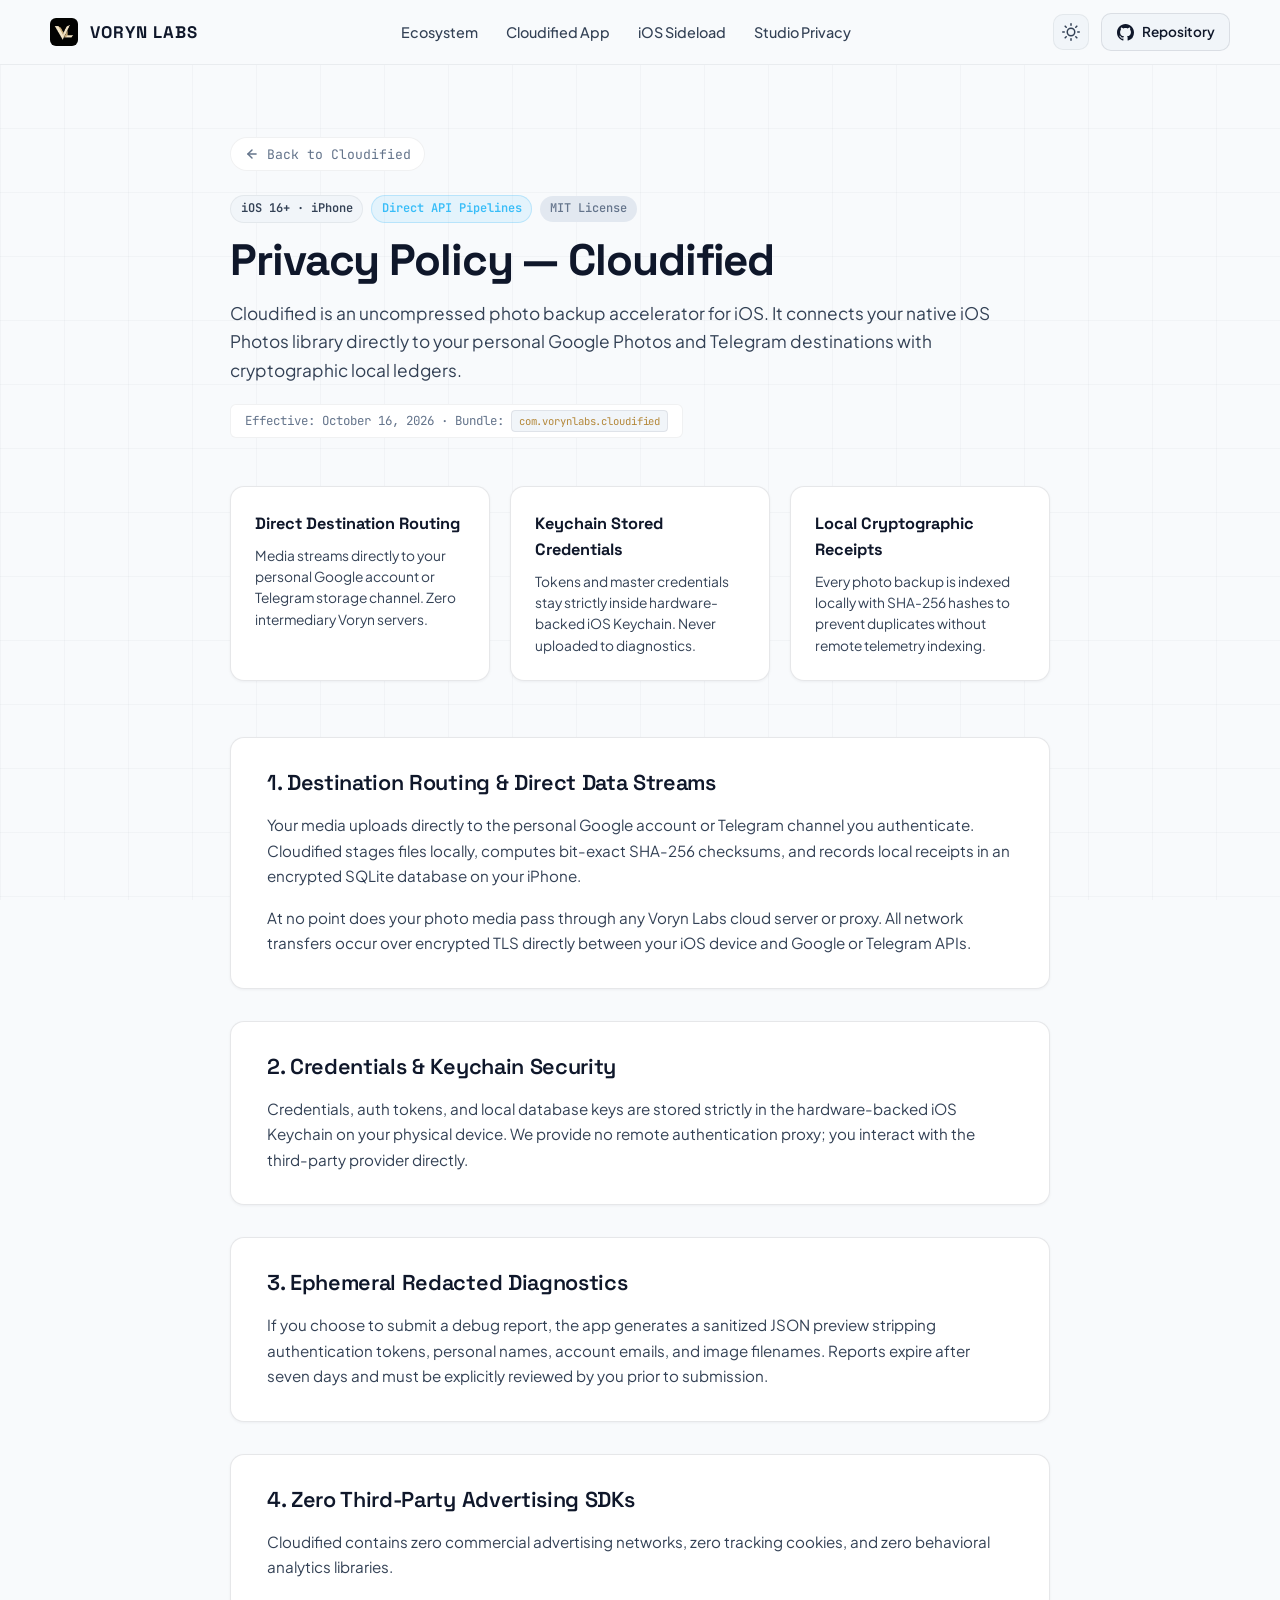
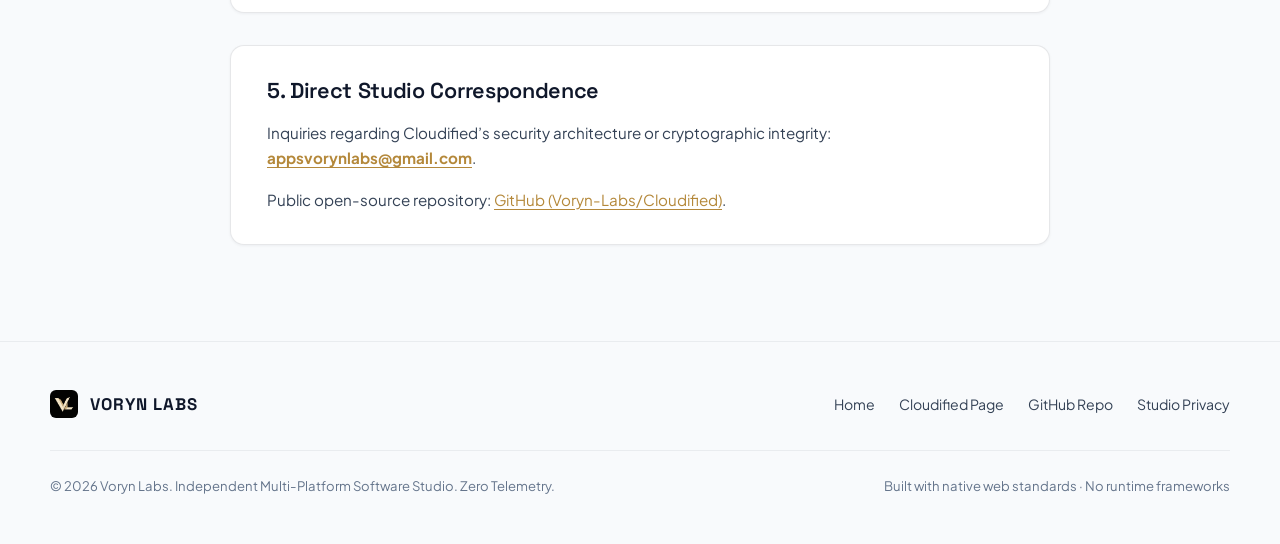
<file: docs/cloudified-privacy.html>
<!DOCTYPE html>
<html lang="en">
<head>
  <meta charset="utf-8">
  <meta name="viewport" content="width=device-width, initial-scale=1">
  <title>Privacy Policy — Cloudified · Voryn Labs</title>
  <meta name="description" content="Where Cloudified sends your media, how it stores credentials, and our cryptographic local receipt architecture.">
  <meta name="theme-color" content="#0A0C10">
  <meta property="og:type" content="website">
  <meta property="og:title" content="Privacy Policy — Cloudified · Voryn Labs">
  <meta property="og:description" content="Where Cloudified sends your media, how it stores credentials, and our cryptographic local receipt architecture.">
  <meta property="og:image" content="assets/icons/cloudified.png">
  <link rel="icon" href="assets/icons/cloudified.png">
  <link rel="preconnect" href="https://fonts.googleapis.com">
  <link rel="preconnect" href="https://fonts.gstatic.com" crossorigin>
  <link rel="stylesheet" href="assets/css/site.css?v=12">
  <script>
    (function(){
      document.documentElement.classList.add("js");
      var t = localStorage.getItem("voryn-theme");
      if (t === "dark" || t === "light") {
        document.documentElement.setAttribute("data-theme", t);
      }
    })();
  </script>
</head>
<body class="legal-page">
  <a class="skip-link" href="#main">Skip to main content</a>

  <!-- Header -->
  <header class="site-nav">
    <nav class="wrap" aria-label="Main Navigation">
      <a class="brand-mark" href="index.html" aria-label="Voryn Labs Home">
        <img class="brand-logo-img" src="assets/img/voryn-mark.png" alt="Voryn Labs logo" width="28" height="28">
        <span class="brand-text">VORYN LABS</span>
      </a>

      <ul class="nav-links">
        <li><a href="index.html#products">Ecosystem</a></li>
        <li><a href="cloudified.html">Cloudified App</a></li>
        <li><a href="index.html#ios-source">iOS Sideload</a></li>
        <li><a href="privacy.html" class="is-active">Studio Privacy</a></li>
      </ul>

      <div class="nav-actions">
        <button class="theme-toggle" id="theme-toggle" type="button" aria-label="Toggle color theme" title="Toggle color theme">
          <svg class="icon-sun" viewBox="0 0 24 24" width="18" height="18" fill="none" stroke="currentColor" stroke-width="2" stroke-linecap="round" stroke-linejoin="round" aria-hidden="true"><circle cx="12" cy="12" r="5"></circle><line x1="12" y1="1" x2="12" y2="3"></line><line x1="12" y1="21" x2="12" y2="23"></line><line x1="4.22" y1="4.22" x2="5.64" y2="5.64"></line><line x1="18.36" y1="18.36" x2="19.78" y2="19.78"></line><line x1="1" y1="12" x2="3" y2="12"></line><line x1="21" y1="12" x2="23" y2="12"></line><line x1="4.22" y1="19.78" x2="5.64" y2="18.36"></line><line x1="18.36" y1="5.64" x2="19.78" y2="4.22"></line></svg>
          <svg class="icon-moon" viewBox="0 0 24 24" width="18" height="18" fill="none" stroke="currentColor" stroke-width="2" stroke-linecap="round" stroke-linejoin="round" aria-hidden="true"><path d="M21 12.79A9 9 0 1 1 11.21 3 7 7 0 0 0 21 12.79z"></path></svg>
        </button>

        <a class="nav-github-btn" href="https://github.com/Voryn-Labs/Cloudified" target="_blank" rel="noopener">
          <svg width="17" height="17" viewBox="0 0 24 24" fill="currentColor" aria-hidden="true"><path d="M12 0C5.37 0 0 5.37 0 12c0 5.31 3.435 9.795 8.205 11.385.6.105.825-.255.825-.57 0-.285-.015-1.23-.015-2.235-3.015.555-3.795-.735-4.035-1.41-.135-.345-.72-1.41-1.23-1.695-.42-.225-1.02-.78-.015-.795.945-.015 1.62.87 1.845 1.23 1.08 1.815 2.805 1.305 3.495.99.105-.78.42-1.305.765-1.605-2.67-.3-5.46-1.335-5.46-5.925 0-1.305.465-2.385 1.23-3.225-.12-.3-.54-1.53.12-3.18 0 0 1.005-.315 3.3 1.23.96-.27 1.98-.405 3-.405s2.04.135 3 .405c2.295-1.56 3.3-1.23 3.3-1.23.66 1.65.24 2.88.12 3.18.765.84 1.23 1.905 1.23 3.225 0 4.605-2.805 5.625-5.475 5.925.435.375.81 1.095.81 2.22 0 1.605-.015 2.895-.015 3.3 0 .315.225.69.825.57A12.02 12.02 0 0024 12c0-6.63-5.37-12-12-12z"/></svg>
          <span>Repository</span>
        </a>
      </div>
    </nav>
  </header>

  <main id="main">
    <div class="wrap legal-layout">
      <div class="legal-header">
        <a class="back-link-pill" href="cloudified.html">
          <svg width="14" height="14" viewBox="0 0 24 24" fill="none" stroke="currentColor" stroke-width="2.5" stroke-linecap="round" stroke-linejoin="round"><line x1="19" y1="12" x2="5" y2="12"></line><polyline points="12 19 5 12 12 5"></polyline></svg>
          <span>Back to Cloudified</span>
        </a>

        <div style="display: flex; gap: 0.5rem; align-items: center; margin-bottom: 0.75rem; flex-wrap: wrap;">
          <span class="platform-pill">iOS 16+ · iPhone</span>
          <span class="status-pill status-active">Direct API Pipelines</span>
          <span class="license-pill">MIT License</span>
        </div>

        <h1 class="legal-title">Privacy Policy — Cloudified</h1>
        <p class="legal-lede">Cloudified is an uncompressed photo backup accelerator for iOS. It connects your native iOS Photos library directly to your personal Google Photos and Telegram destinations with cryptographic local ledgers.</p>

        <div class="legal-effective-badge">
          <span>Effective: October 16, 2026 · Bundle: <code>com.vorynlabs.cloudified</code></span>
        </div>
      </div>

      <!-- 3-Pillar Summary Cards -->
      <div class="legal-summary-grid">
        <div class="legal-summary-card">
          <strong>Direct Destination Routing</strong>
          <p>Media streams directly to your personal Google account or Telegram storage channel. Zero intermediary Voryn servers.</p>
        </div>
        <div class="legal-summary-card">
          <strong>Keychain Stored Credentials</strong>
          <p>Tokens and master credentials stay strictly inside hardware-backed iOS Keychain. Never uploaded to diagnostics.</p>
        </div>
        <div class="legal-summary-card">
          <strong>Local Cryptographic Receipts</strong>
          <p>Every photo backup is indexed locally with SHA-256 hashes to prevent duplicates without remote telemetry indexing.</p>
        </div>
      </div>

      <div class="legal-content">
        <section class="legal-chapter">
          <h2>1. Destination Routing &amp; Direct Data Streams</h2>
          <p>Your media uploads directly to the personal Google account or Telegram channel you authenticate. Cloudified stages files locally, computes bit-exact SHA-256 checksums, and records local receipts in an encrypted SQLite database on your iPhone.</p>
          <p>At no point does your photo media pass through any Voryn Labs cloud server or proxy. All network transfers occur over encrypted TLS directly between your iOS device and Google or Telegram APIs.</p>
        </section>

        <section class="legal-chapter">
          <h2>2. Credentials &amp; Keychain Security</h2>
          <p>Credentials, auth tokens, and local database keys are stored strictly in the hardware-backed iOS Keychain on your physical device. We provide no remote authentication proxy; you interact with the third-party provider directly.</p>
        </section>

        <section class="legal-chapter">
          <h2>3. Ephemeral Redacted Diagnostics</h2>
          <p>If you choose to submit a debug report, the app generates a sanitized JSON preview stripping authentication tokens, personal names, account emails, and image filenames. Reports expire after seven days and must be explicitly reviewed by you prior to submission.</p>
        </section>

        <section class="legal-chapter">
          <h2>4. Zero Third-Party Advertising SDKs</h2>
          <p>Cloudified contains zero commercial advertising networks, zero tracking cookies, and zero behavioral analytics libraries.</p>
        </section>

        <section class="legal-chapter">
          <h2>5. Direct Studio Correspondence</h2>
          <p>Inquiries regarding Cloudified’s security architecture or cryptographic integrity: <strong><a href="mailto:appsvorynlabs@gmail.com">appsvorynlabs@gmail.com</a></strong>.</p>
          <p>Public open-source repository: <a href="https://github.com/Voryn-Labs/Cloudified" target="_blank" rel="noopener">GitHub (Voryn-Labs/Cloudified)</a>.</p>
        </section>
      </div>
    </div>
  </main>

  <!-- Footer -->
  <footer class="site-footer">
    <div class="wrap">
      <div class="footer-top">
        <a class="brand-mark" href="index.html">
          <img class="brand-logo-img" src="assets/img/voryn-mark.png" alt="Voryn Labs logo" width="24" height="24">
          <span class="brand-text">VORYN LABS</span>
        </a>

        <ul class="footer-links">
          <li><a href="index.html">Home</a></li>
          <li><a href="cloudified.html">Cloudified Page</a></li>
          <li><a href="https://github.com/Voryn-Labs/Cloudified" target="_blank" rel="noopener">GitHub Repo</a></li>
          <li><a href="privacy.html">Studio Privacy</a></li>
        </ul>
      </div>

      <div class="footer-bottom">
        <p>&copy; 2026 Voryn Labs. Independent Multi-Platform Software Studio. Zero Telemetry.</p>
        <p>Built with native web standards · No runtime frameworks</p>
      </div>
    </div>
  </footer>

  <script src="assets/js/site.js?v=12"></script>
</body>
</html>
</file>
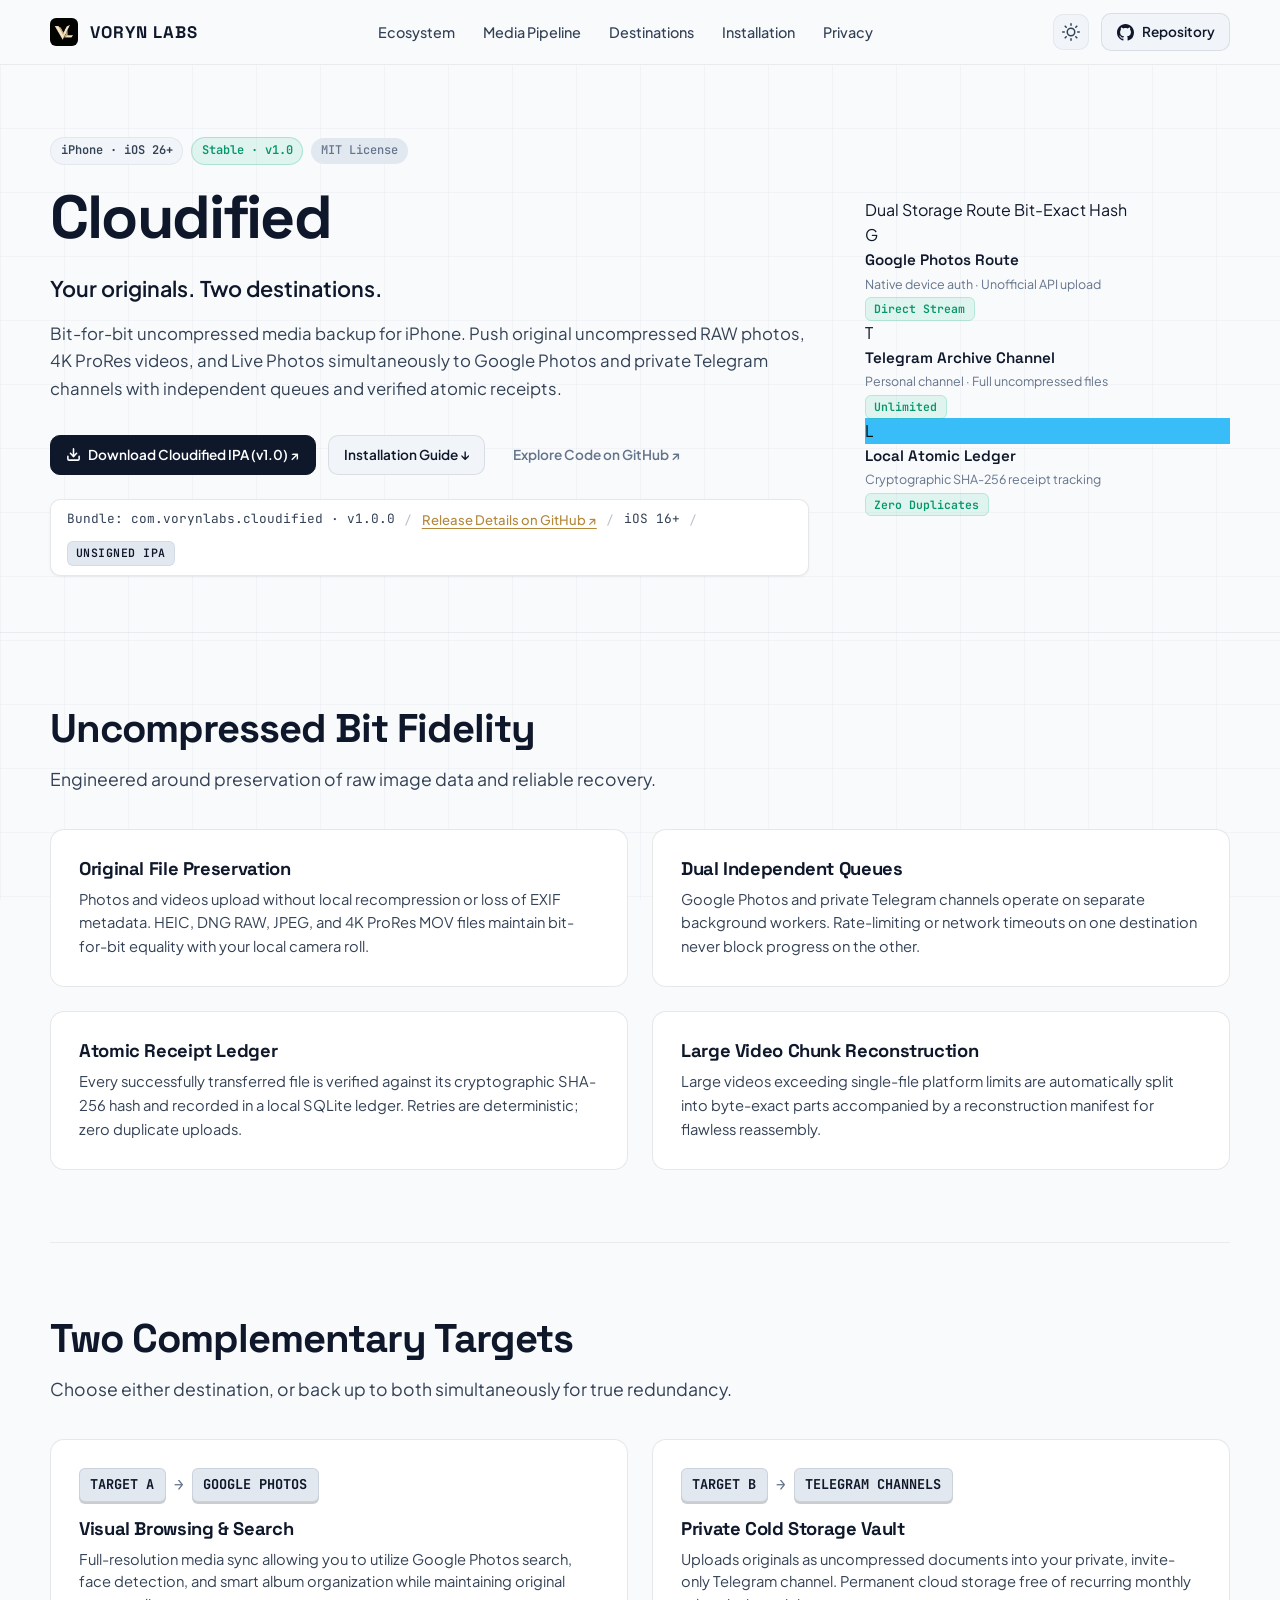
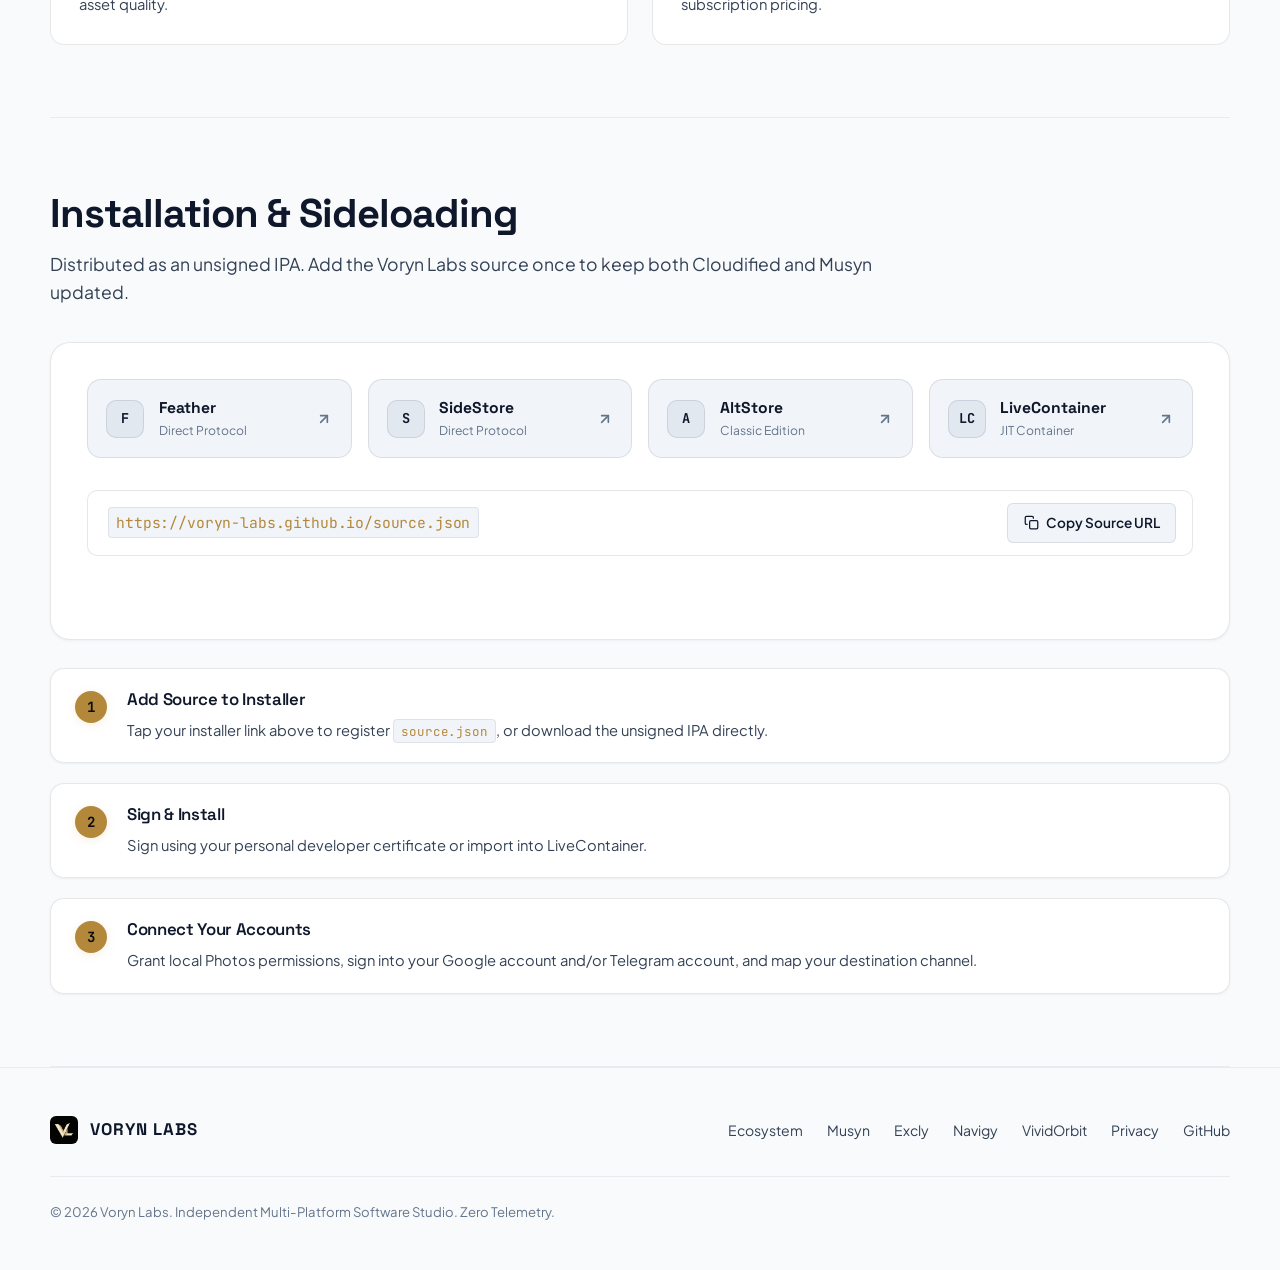
<file: docs/cloudified.html>
<!DOCTYPE html>
<html lang="en">
<head>
  <meta charset="utf-8">
  <meta name="viewport" content="width=device-width, initial-scale=1">
  <title>Cloudified — Bit-for-Bit Lossless iPhone Backup · Voryn Labs</title>
  <meta name="description" content="Original photo and video backup for iPhone. Independent Google Photos and private Telegram queues. Cloudified by Voryn Labs.">
  <meta name="theme-color" content="#0A0C10">
  <meta property="og:type" content="website">
  <meta property="og:title" content="Cloudified by Voryn Labs">
  <meta property="og:description" content="Your originals. Two destinations. Uncompressed bit-for-bit iPhone backup.">
  <meta property="og:image" content="assets/icons/cloudified.png">
  <link rel="icon" href="assets/icons/cloudified.png">
  <link rel="preconnect" href="https://fonts.googleapis.com">
  <link rel="preconnect" href="https://fonts.gstatic.com" crossorigin>
  <link rel="stylesheet" href="assets/css/site.css?v=10">
  <link rel="stylesheet" href="assets/css/product-pages.css?v=3">
  <script>
    (function(){
      document.documentElement.classList.add("js");
      var t = localStorage.getItem("voryn-theme");
      if (t === "dark" || t === "light") {
        document.documentElement.setAttribute("data-theme", t);
      }
    })();
  </script>
</head>
<body class="product-detail-page">
  <a class="skip-link" href="#main">Skip to main content</a>

  <!-- Navigation Bar -->
  <header class="site-nav">
    <nav class="wrap" aria-label="Main Navigation">
      <a class="brand-mark" href="index.html" aria-label="Voryn Labs Home">
        <img class="brand-logo-img" src="assets/img/voryn-mark.png" alt="Voryn Labs logo" width="28" height="28">
        <span class="brand-text">VORYN LABS</span>
      </a>

      <ul class="nav-links">
        <li><a href="index.html#products">Ecosystem</a></li>
        <li><a href="#pipeline">Media Pipeline</a></li>
        <li><a href="#destinations">Destinations</a></li>
        <li><a href="#install">Installation</a></li>
        <li><a href="cloudified-privacy.html">Privacy</a></li>
      </ul>

      <div class="nav-actions">
        <button class="theme-toggle" id="theme-toggle" type="button" aria-label="Toggle color theme" title="Toggle color theme">
          <svg class="icon-sun" viewBox="0 0 24 24" width="18" height="18" fill="none" stroke="currentColor" stroke-width="2" stroke-linecap="round" stroke-linejoin="round" aria-hidden="true"><circle cx="12" cy="12" r="5"></circle><line x1="12" y1="1" x2="12" y2="3"></line><line x1="12" y1="21" x2="12" y2="23"></line><line x1="4.22" y1="4.22" x2="5.64" y2="5.64"></line><line x1="18.36" y1="18.36" x2="19.78" y2="19.78"></line><line x1="1" y1="12" x2="3" y2="12"></line><line x1="21" y1="12" x2="23" y2="12"></line><line x1="4.22" y1="19.78" x2="5.64" y2="18.36"></line><line x1="18.36" y1="5.64" x2="19.78" y2="4.22"></line></svg>
          <svg class="icon-moon" viewBox="0 0 24 24" width="18" height="18" fill="none" stroke="currentColor" stroke-width="2" stroke-linecap="round" stroke-linejoin="round" aria-hidden="true"><path d="M21 12.79A9 9 0 1 1 11.21 3 7 7 0 0 0 21 12.79z"></path></svg>
        </button>

        <a class="nav-github-btn" href="https://github.com/Voryn-Labs/Cloudified" target="_blank" rel="noopener">
          <svg width="17" height="17" viewBox="0 0 24 24" fill="currentColor" aria-hidden="true"><path d="M12 0C5.37 0 0 5.37 0 12c0 5.31 3.435 9.795 8.205 11.385.6.105.825-.255.825-.57 0-.285-.015-1.23-.015-2.235-3.015.555-3.795-.735-4.035-1.41-.135-.345-.72-1.41-1.23-1.695-.42-.225-1.02-.78-.015-.795.945-.015 1.62.87 1.845 1.23 1.08 1.815 2.805 1.305 3.495.99.105-.78.42-1.305.765-1.605-2.67-.3-5.46-1.335-5.46-5.925 0-1.305.465-2.385 1.23-3.225-.12-.3-.54-1.53.12-3.18 0 0 1.005-.315 3.3 1.23.96-.27 1.98-.405 3-.405s2.04.135 3 .405c2.295-1.56 3.3-1.23 3.3-1.23.66 1.65.24 2.88.12 3.18.765.84 1.23 1.905 1.23 3.225 0 4.605-2.805 5.625-5.475 5.925.435.375.81 1.095.81 2.22 0 1.605-.015 2.895-.015 3.3 0 .315.225.69.825.57A12.02 12.02 0 0024 12c0-6.63-5.37-12-12-12z"/></svg>
          <span>Repository</span>
        </a>
      </div>
    </nav>
  </header>

  <main id="main">
    <!-- Hero Section -->
    <section class="product-page-hero">
      <div class="wrap product-hero-grid">
        <div class="product-hero-copy">
          <div class="badge-row">
            <span class="platform-pill">iPhone · iOS 26+</span>
            <span class="status-pill status-stable">Stable · v1.0</span>
            <span class="license-pill">MIT License</span>
          </div>
          <h1>Cloudified</h1>
          <p class="tagline-large">Your originals. Two destinations.</p>
          <p class="hero-desc">
            Bit-for-bit uncompressed media backup for iPhone. Push original uncompressed RAW photos, 4K ProRes videos, and Live Photos simultaneously to Google Photos and private Telegram channels with independent queues and verified atomic receipts.
          </p>

          <div class="hero-actions">
            <a class="action-btn action-btn-primary" id="download-ipa" href="https://github.com/Voryn-Labs/Cloudified/releases/latest/download/Cloudified-unsigned.ipa">
              <svg width="15" height="15" viewBox="0 0 24 24" fill="none" stroke="currentColor" stroke-width="2.5" stroke-linecap="round" stroke-linejoin="round"><path d="M21 15v4a2 2 0 0 1-2 2H5a2 2 0 0 1-2-2v-4"></path><polyline points="7 10 12 15 17 10"></polyline><line x1="12" y1="15" x2="12" y2="3"></line></svg>
              <span>Download Cloudified IPA (v1.0) ↗</span>
            </a>
            <a class="action-btn" href="#install">
              <span>Installation Guide ↓</span>
            </a>
            <a class="action-btn action-btn-ghost" href="https://github.com/Voryn-Labs/Cloudified" target="_blank" rel="noopener">
              <span>Explore Code on GitHub ↗</span>
            </a>
          </div>

          <div class="product-metadata-bar">
            <span class="meta-tag">Bundle: com.vorynlabs.cloudified · v1.0.0</span>
            <span class="meta-divider" aria-hidden="true">/</span>
            <a class="meta-link" href="https://github.com/Voryn-Labs/Cloudified/releases/latest">Release Details on GitHub ↗</a>
            <span class="meta-divider" aria-hidden="true">/</span>
            <span class="meta-tag">iOS 16+</span>
            <span class="meta-divider" aria-hidden="true">/</span>
            <span class="meta-badge">Unsigned IPA</span>
          </div>
        </div>

        <div class="product-hero-visual">
          <div class="cloud-pipeline-graphic" style="width: 100%; max-width: 480px;">
            <div class="cloud-pipeline-header">
              <span class="cloud-pill-tag">Dual Storage Route</span>
              <span class="cloud-pill-status">Bit-Exact Hash</span>
            </div>
            <div class="cloud-stage-card">
              <div class="cloud-dest-icon dest-photos">G</div>
              <div class="cloud-stage-info">
                <strong class="cloud-stage-name">Google Photos Route</strong>
                <span class="cloud-stage-desc">Native device auth · Unofficial API upload</span>
              </div>
              <span class="cloud-stage-tag">Direct Stream</span>
            </div>
            <div class="cloud-stage-card">
              <div class="cloud-dest-icon dest-telegram">T</div>
              <div class="cloud-stage-info">
                <strong class="cloud-stage-name">Telegram Archive Channel</strong>
                <span class="cloud-stage-desc">Personal channel · Full uncompressed files</span>
              </div>
              <span class="cloud-stage-tag">Unlimited</span>
            </div>
            <div class="cloud-stage-card">
              <div class="cloud-dest-icon" style="background:#38BDF8; color:#0A0C10;">L</div>
              <div class="cloud-stage-info">
                <strong class="cloud-stage-name">Local Atomic Ledger</strong>
                <span class="cloud-stage-desc">Cryptographic SHA-256 receipt tracking</span>
              </div>
              <span class="cloud-stage-tag">Zero Duplicates</span>
            </div>
          </div>
        </div>
      </div>
    </section>

    <!-- Architecture & Pipeline Cards -->
    <section class="wrap product-detail-section" id="pipeline">
      <div class="section-header">
        <h2>Uncompressed Bit Fidelity</h2>
        <p class="section-lede">Engineered around preservation of raw image data and reliable recovery.</p>
      </div>

      <div class="arch-points-grid">
        <div class="arch-card">
          <h4>Original File Preservation</h4>
          <p>
            Photos and videos upload without local recompression or loss of EXIF metadata. HEIC, DNG RAW, JPEG, and 4K ProRes MOV files maintain bit-for-bit equality with your local camera roll.
          </p>
        </div>

        <div class="arch-card">
          <h4>Dual Independent Queues</h4>
          <p>
            Google Photos and private Telegram channels operate on separate background workers. Rate-limiting or network timeouts on one destination never block progress on the other.
          </p>
        </div>

        <div class="arch-card">
          <h4>Atomic Receipt Ledger</h4>
          <p>
            Every successfully transferred file is verified against its cryptographic SHA-256 hash and recorded in a local SQLite ledger. Retries are deterministic; zero duplicate uploads.
          </p>
        </div>

        <div class="arch-card">
          <h4>Large Video Chunk Reconstruction</h4>
          <p>
            Large videos exceeding single-file platform limits are automatically split into byte-exact parts accompanied by a reconstruction manifest for flawless reassembly.
          </p>
        </div>
      </div>
    </section>

    <!-- Destination Comparison -->
    <section class="wrap product-detail-section" id="destinations">
      <div class="section-header">
        <h2>Two Complementary Targets</h2>
        <p class="section-lede">Choose either destination, or back up to both simultaneously for true redundancy.</p>
      </div>

      <div class="key-workflows-grid">
        <div class="workflow-card">
          <div class="workflow-keys">
            <kbd>TARGET A</kbd> <span>→</span> <kbd>GOOGLE PHOTOS</kbd>
          </div>
          <h4>Visual Browsing &amp; Search</h4>
          <p>
            Full-resolution media sync allowing you to utilize Google Photos search, face detection, and smart album organization while maintaining original asset quality.
          </p>
        </div>

        <div class="workflow-card">
          <div class="workflow-keys">
            <kbd>TARGET B</kbd> <span>→</span> <kbd>TELEGRAM CHANNELS</kbd>
          </div>
          <h4>Private Cold Storage Vault</h4>
          <p>
            Uploads originals as uncompressed documents into your private, invite-only Telegram channel. Permanent cloud storage free of recurring monthly subscription pricing.
          </p>
        </div>
      </div>
    </section>

    <!-- Sideload Installation Guide -->
    <section class="wrap product-detail-section" id="install">
      <div class="section-header">
        <h2>Installation &amp; Sideloading</h2>
        <p class="section-lede">Distributed as an unsigned IPA. Add the Voryn Labs source once to keep both Cloudified and Musyn updated.</p>
      </div>

      <div class="source-container">
        <!-- 4-Column Balanced Grid -->
        <nav class="installer-grid" aria-label="1-Tap Add Source to iOS Installers">
          <a class="installer-card-btn" href="feather://source/https://voryn-labs.github.io/source.json" title="Add source to Feather">
            <div class="installer-badge-circle">F</div>
            <div class="installer-text-col">
              <strong class="installer-name">Feather</strong>
              <span class="installer-note">Direct Protocol</span>
            </div>
            <svg class="installer-arrow" width="16" height="16" viewBox="0 0 24 24" fill="none" stroke="currentColor" stroke-width="2.5" stroke-linecap="round" stroke-linejoin="round"><line x1="7" y1="17" x2="17" y2="7"></line><polyline points="7 7 17 7 17 17"></polyline></svg>
          </a>

          <a class="installer-card-btn" href="sidestore://source?url=https%3A%2F%2Fvoryn-labs.github.io%2Fsource.json" title="Add source to SideStore">
            <div class="installer-badge-circle">S</div>
            <div class="installer-text-col">
              <strong class="installer-name">SideStore</strong>
              <span class="installer-note">Direct Protocol</span>
            </div>
            <svg class="installer-arrow" width="16" height="16" viewBox="0 0 24 24" fill="none" stroke="currentColor" stroke-width="2.5" stroke-linecap="round" stroke-linejoin="round"><line x1="7" y1="17" x2="17" y2="7"></line><polyline points="7 7 17 7 17 17"></polyline></svg>
          </a>

          <a class="installer-card-btn" href="altstore://source?url=https%3A%2F%2Fvoryn-labs.github.io%2Fsource.json" title="Add source to AltStore Classic">
            <div class="installer-badge-circle">A</div>
            <div class="installer-text-col">
              <strong class="installer-name">AltStore</strong>
              <span class="installer-note">Classic Edition</span>
            </div>
            <svg class="installer-arrow" width="16" height="16" viewBox="0 0 24 24" fill="none" stroke="currentColor" stroke-width="2.5" stroke-linecap="round" stroke-linejoin="round"><line x1="7" y1="17" x2="17" y2="7"></line><polyline points="7 7 17 7 17 17"></polyline></svg>
          </a>

          <a class="installer-card-btn" href="livecontainer://source?url=https%3A%2F%2Fvoryn-labs.github.io%2Fsource.json" title="Add source to LiveContainer">
            <div class="installer-badge-circle">LC</div>
            <div class="installer-text-col">
              <strong class="installer-name">LiveContainer</strong>
              <span class="installer-note">JIT Container</span>
            </div>
            <svg class="installer-arrow" width="16" height="16" viewBox="0 0 24 24" fill="none" stroke="currentColor" stroke-width="2.5" stroke-linecap="round" stroke-linejoin="round"><line x1="7" y1="17" x2="17" y2="7"></line><polyline points="7 7 17 7 17 17"></polyline></svg>
          </a>
        </nav>

        <div class="source-copy-bar">
          <code class="source-code-val" id="source-url">https://voryn-labs.github.io/source.json</code>
          <button class="btn-copy" id="copy-source" type="button">
            <svg width="15" height="15" viewBox="0 0 24 24" fill="none" stroke="currentColor" stroke-width="2" stroke-linecap="round" stroke-linejoin="round"><rect x="9" y="9" width="13" height="13" rx="2" ry="2"></rect><path d="M5 15H4a2 2 0 0 1-2-2V4a2 2 0 0 1 2-2h9a2 2 0 0 1 2 2v1"></path></svg>
            <span>Copy Source URL</span>
          </button>
        </div>
        <p class="copy-status-msg" id="source-copy-status" role="status" aria-live="polite"></p>
      </div>

      <div class="quickstart-steps-list">
        <div class="step-card">
          <span class="step-num">1</span>
          <div class="step-content">
            <h4>Add Source to Installer</h4>
            <p>Tap your installer link above to register <code>source.json</code>, or download the unsigned IPA directly.</p>
          </div>
        </div>

        <div class="step-card">
          <span class="step-num">2</span>
          <div class="step-content">
            <h4>Sign &amp; Install</h4>
            <p>Sign using your personal developer certificate or import into LiveContainer.</p>
          </div>
        </div>

        <div class="step-card">
          <span class="step-num">3</span>
          <div class="step-content">
            <h4>Connect Your Accounts</h4>
            <p>Grant local Photos permissions, sign into your Google account and/or Telegram account, and map your destination channel.</p>
          </div>
        </div>
      </div>
    </section>
  </main>

  <!-- Footer -->
  <footer class="site-footer">
    <div class="wrap">
      <div class="footer-top">
        <a class="brand-mark" href="index.html">
          <img class="brand-logo-img" src="assets/img/voryn-mark.png" alt="Voryn Labs logo" width="24" height="24">
          <span class="brand-text">VORYN LABS</span>
        </a>

        <ul class="footer-links">
          <li><a href="index.html#products">Ecosystem</a></li>
          <li><a href="musyn.html">Musyn</a></li>
          <li><a href="excly.html">Excly</a></li>
          <li><a href="navigy.html">Navigy</a></li>
          <li><a href="vividorbit.html">VividOrbit</a></li>
          <li><a href="cloudified-privacy.html">Privacy</a></li>
          <li><a href="https://github.com/Voryn-Labs/Cloudified" target="_blank" rel="noopener">GitHub</a></li>
        </ul>
      </div>

      <div class="footer-bottom">
        <p>&copy; 2026 Voryn Labs. Independent Multi-Platform Software Studio. Zero Telemetry.</p>
      </div>
    </div>
  </footer>

  <script src="assets/js/cloudified.js"></script>
  <script src="assets/js/site.js?v=10"></script>
</body>
</html>
</file>
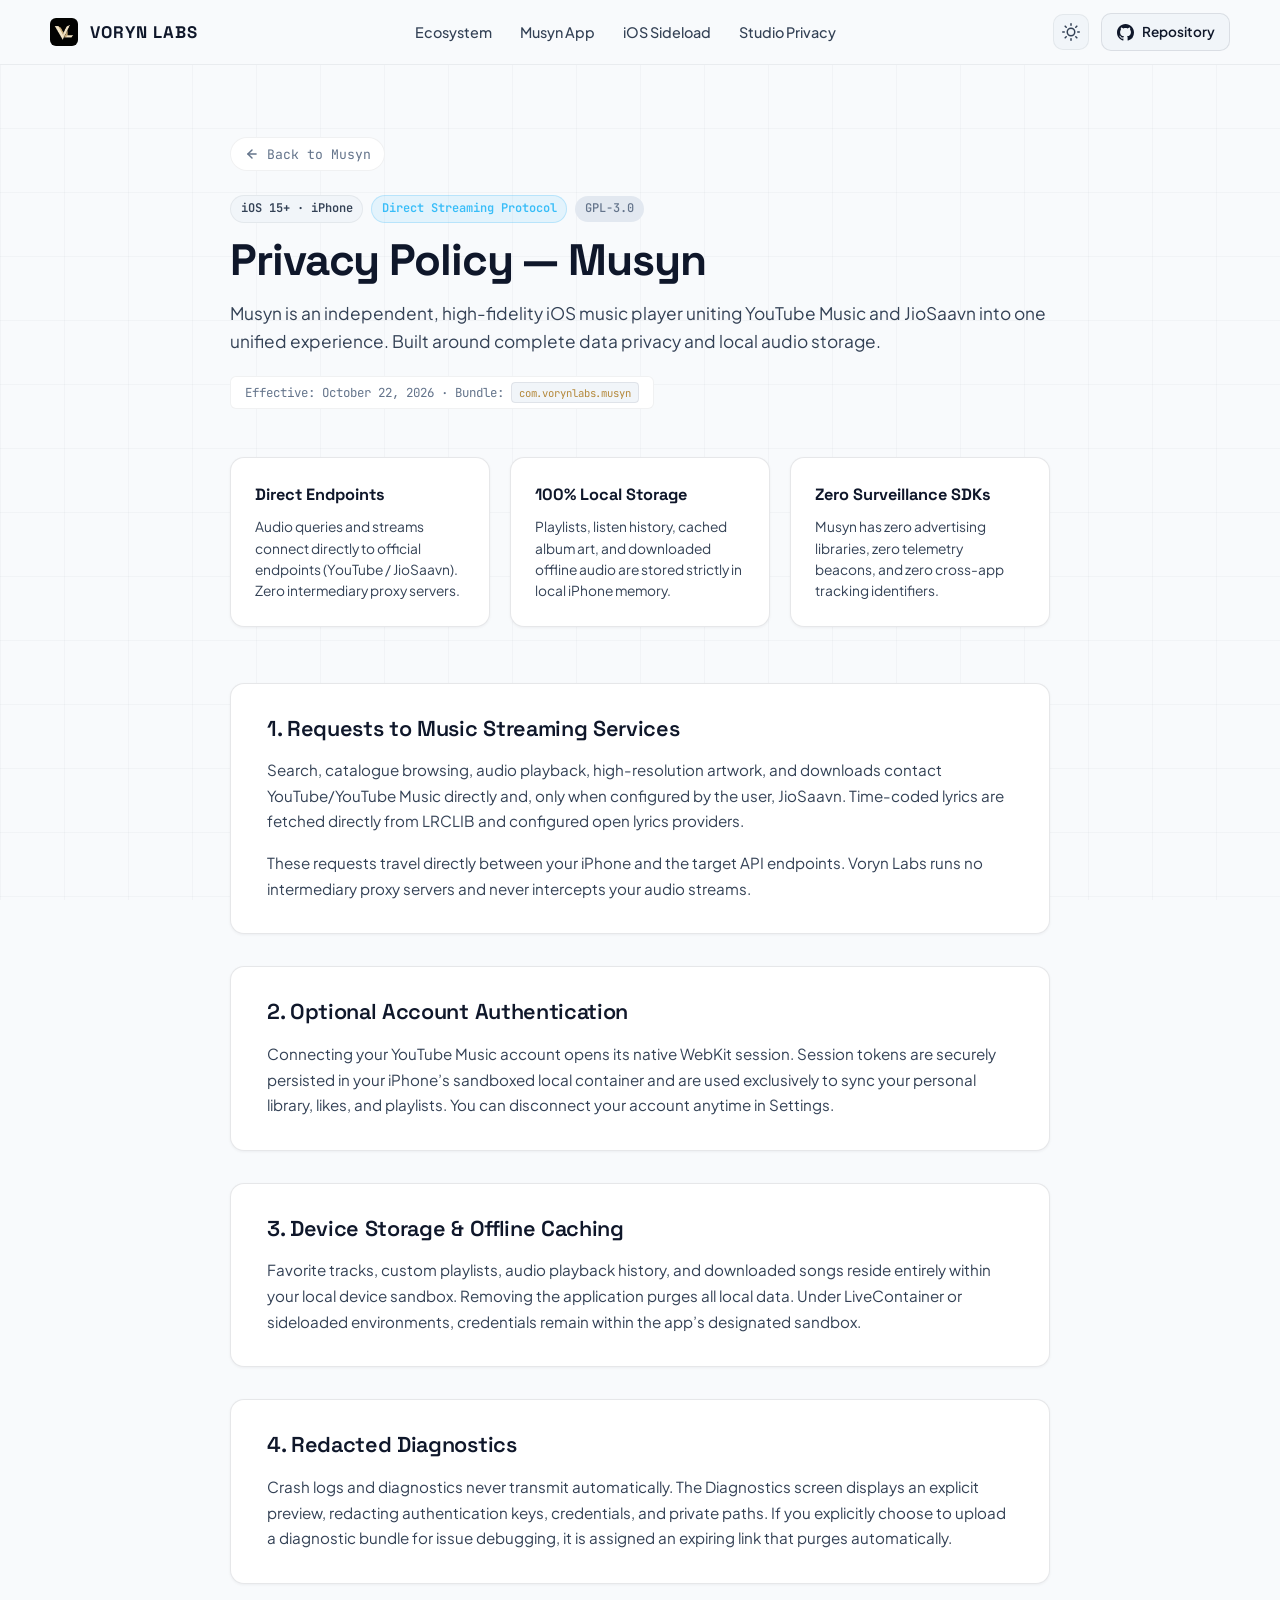
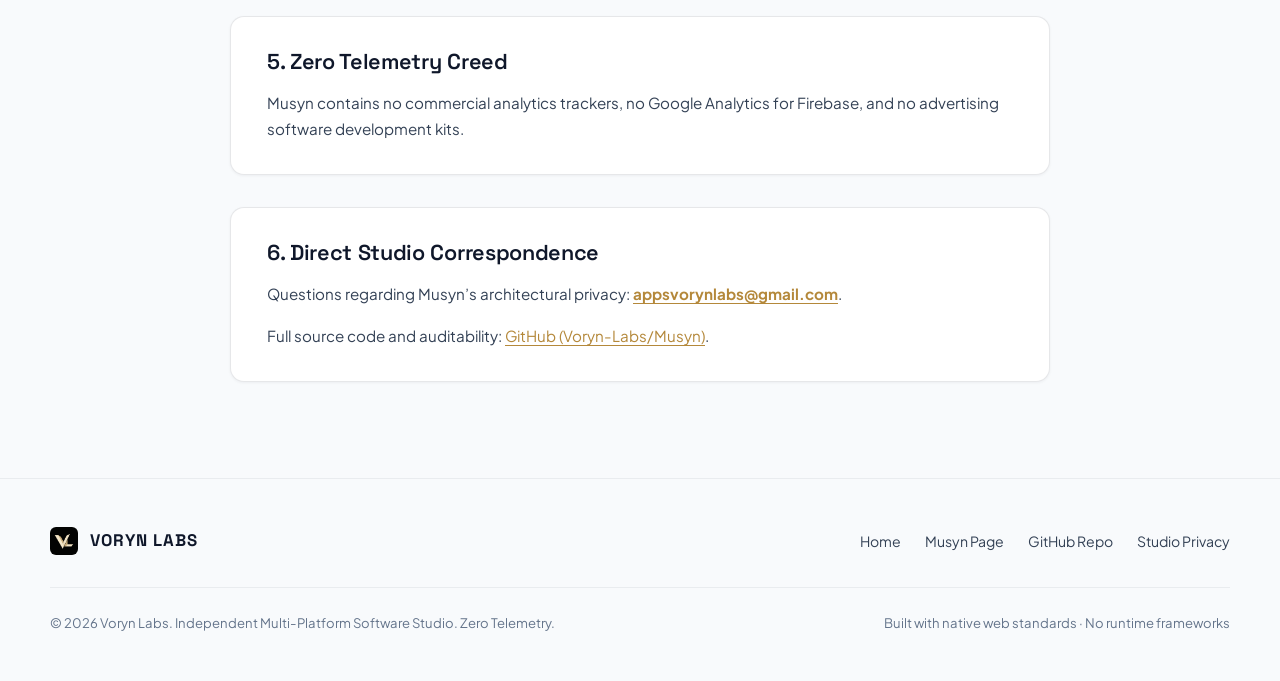
<file: docs/musyn-privacy.html>
<!DOCTYPE html>
<html lang="en">
<head>
  <meta charset="utf-8">
  <meta name="viewport" content="width=device-width, initial-scale=1">
  <title>Privacy Policy — Musyn · Voryn Labs</title>
  <meta name="description" content="Where Musyn sends music requests and how it stores your library and session. Zero tracking and offline sovereignty.">
  <meta name="theme-color" content="#0A0C10">
  <meta property="og:type" content="website">
  <meta property="og:title" content="Privacy Policy — Musyn · Voryn Labs">
  <meta property="og:description" content="Where Musyn sends music requests and how it stores your library and session.">
  <meta property="og:image" content="assets/icons/musyn.png">
  <link rel="icon" href="assets/icons/musyn.png">
  <link rel="preconnect" href="https://fonts.googleapis.com">
  <link rel="preconnect" href="https://fonts.gstatic.com" crossorigin>
  <link rel="stylesheet" href="assets/css/site.css?v=12">
  <script>
    (function(){
      document.documentElement.classList.add("js");
      var t = localStorage.getItem("voryn-theme");
      if (t === "dark" || t === "light") {
        document.documentElement.setAttribute("data-theme", t);
      }
    })();
  </script>
</head>
<body class="legal-page">
  <a class="skip-link" href="#main">Skip to main content</a>

  <!-- Header -->
  <header class="site-nav">
    <nav class="wrap" aria-label="Main Navigation">
      <a class="brand-mark" href="index.html" aria-label="Voryn Labs Home">
        <img class="brand-logo-img" src="assets/img/voryn-mark.png" alt="Voryn Labs logo" width="28" height="28">
        <span class="brand-text">VORYN LABS</span>
      </a>

      <ul class="nav-links">
        <li><a href="index.html#products">Ecosystem</a></li>
        <li><a href="musyn.html">Musyn App</a></li>
        <li><a href="index.html#ios-source">iOS Sideload</a></li>
        <li><a href="privacy.html" class="is-active">Studio Privacy</a></li>
      </ul>

      <div class="nav-actions">
        <button class="theme-toggle" id="theme-toggle" type="button" aria-label="Toggle color theme" title="Toggle color theme">
          <svg class="icon-sun" viewBox="0 0 24 24" width="18" height="18" fill="none" stroke="currentColor" stroke-width="2" stroke-linecap="round" stroke-linejoin="round" aria-hidden="true"><circle cx="12" cy="12" r="5"></circle><line x1="12" y1="1" x2="12" y2="3"></line><line x1="12" y1="21" x2="12" y2="23"></line><line x1="4.22" y1="4.22" x2="5.64" y2="5.64"></line><line x1="18.36" y1="18.36" x2="19.78" y2="19.78"></line><line x1="1" y1="12" x2="3" y2="12"></line><line x1="21" y1="12" x2="23" y2="12"></line><line x1="4.22" y1="19.78" x2="5.64" y2="18.36"></line><line x1="18.36" y1="5.64" x2="19.78" y2="4.22"></line></svg>
          <svg class="icon-moon" viewBox="0 0 24 24" width="18" height="18" fill="none" stroke="currentColor" stroke-width="2" stroke-linecap="round" stroke-linejoin="round" aria-hidden="true"><path d="M21 12.79A9 9 0 1 1 11.21 3 7 7 0 0 0 21 12.79z"></path></svg>
        </button>

        <a class="nav-github-btn" href="https://github.com/Voryn-Labs/Musyn" target="_blank" rel="noopener">
          <svg width="17" height="17" viewBox="0 0 24 24" fill="currentColor" aria-hidden="true"><path d="M12 0C5.37 0 0 5.37 0 12c0 5.31 3.435 9.795 8.205 11.385.6.105.825-.255.825-.57 0-.285-.015-1.23-.015-2.235-3.015.555-3.795-.735-4.035-1.41-.135-.345-.72-1.41-1.23-1.695-.42-.225-1.02-.78-.015-.795.945-.015 1.62.87 1.845 1.23 1.08 1.815 2.805 1.305 3.495.99.105-.78.42-1.305.765-1.605-2.67-.3-5.46-1.335-5.46-5.925 0-1.305.465-2.385 1.23-3.225-.12-.3-.54-1.53.12-3.18 0 0 1.005-.315 3.3 1.23.96-.27 1.98-.405 3-.405s2.04.135 3 .405c2.295-1.56 3.3-1.23 3.3-1.23.66 1.65.24 2.88.12 3.18.765.84 1.23 1.905 1.23 3.225 0 4.605-2.805 5.625-5.475 5.925.435.375.81 1.095.81 2.22 0 1.605-.015 2.895-.015 3.3 0 .315.225.69.825.57A12.02 12.02 0 0024 12c0-6.63-5.37-12-12-12z"/></svg>
          <span>Repository</span>
        </a>
      </div>
    </nav>
  </header>

  <main id="main">
    <div class="wrap legal-layout">
      <div class="legal-header">
        <a class="back-link-pill" href="musyn.html">
          <svg width="14" height="14" viewBox="0 0 24 24" fill="none" stroke="currentColor" stroke-width="2.5" stroke-linecap="round" stroke-linejoin="round"><line x1="19" y1="12" x2="5" y2="12"></line><polyline points="12 19 5 12 12 5"></polyline></svg>
          <span>Back to Musyn</span>
        </a>

        <div style="display: flex; gap: 0.5rem; align-items: center; margin-bottom: 0.75rem; flex-wrap: wrap;">
          <span class="platform-pill">iOS 15+ · iPhone</span>
          <span class="status-pill status-active">Direct Streaming Protocol</span>
          <span class="license-pill">GPL-3.0</span>
        </div>

        <h1 class="legal-title">Privacy Policy — Musyn</h1>
        <p class="legal-lede">Musyn is an independent, high-fidelity iOS music player uniting YouTube Music and JioSaavn into one unified experience. Built around complete data privacy and local audio storage.</p>

        <div class="legal-effective-badge">
          <span>Effective: October 22, 2026 · Bundle: <code>com.vorynlabs.musyn</code></span>
        </div>
      </div>

      <!-- 3-Pillar Summary Cards -->
      <div class="legal-summary-grid">
        <div class="legal-summary-card">
          <strong>Direct Endpoints</strong>
          <p>Audio queries and streams connect directly to official endpoints (YouTube / JioSaavn). Zero intermediary proxy servers.</p>
        </div>
        <div class="legal-summary-card">
          <strong>100% Local Storage</strong>
          <p>Playlists, listen history, cached album art, and downloaded offline audio are stored strictly in local iPhone memory.</p>
        </div>
        <div class="legal-summary-card">
          <strong>Zero Surveillance SDKs</strong>
          <p>Musyn has zero advertising libraries, zero telemetry beacons, and zero cross-app tracking identifiers.</p>
        </div>
      </div>

      <div class="legal-content">
        <section class="legal-chapter">
          <h2>1. Requests to Music Streaming Services</h2>
          <p>Search, catalogue browsing, audio playback, high-resolution artwork, and downloads contact YouTube/YouTube Music directly and, only when configured by the user, JioSaavn. Time-coded lyrics are fetched directly from LRCLIB and configured open lyrics providers.</p>
          <p>These requests travel directly between your iPhone and the target API endpoints. Voryn Labs runs no intermediary proxy servers and never intercepts your audio streams.</p>
        </section>

        <section class="legal-chapter">
          <h2>2. Optional Account Authentication</h2>
          <p>Connecting your YouTube Music account opens its native WebKit session. Session tokens are securely persisted in your iPhone’s sandboxed local container and are used exclusively to sync your personal library, likes, and playlists. You can disconnect your account anytime in Settings.</p>
        </section>

        <section class="legal-chapter">
          <h2>3. Device Storage &amp; Offline Caching</h2>
          <p>Favorite tracks, custom playlists, audio playback history, and downloaded songs reside entirely within your local device sandbox. Removing the application purges all local data. Under LiveContainer or sideloaded environments, credentials remain within the app’s designated sandbox.</p>
        </section>

        <section class="legal-chapter">
          <h2>4. Redacted Diagnostics</h2>
          <p>Crash logs and diagnostics never transmit automatically. The Diagnostics screen displays an explicit preview, redacting authentication keys, credentials, and private paths. If you explicitly choose to upload a diagnostic bundle for issue debugging, it is assigned an expiring link that purges automatically.</p>
        </section>

        <section class="legal-chapter">
          <h2>5. Zero Telemetry Creed</h2>
          <p>Musyn contains no commercial analytics trackers, no Google Analytics for Firebase, and no advertising software development kits.</p>
        </section>

        <section class="legal-chapter">
          <h2>6. Direct Studio Correspondence</h2>
          <p>Questions regarding Musyn’s architectural privacy: <strong><a href="mailto:appsvorynlabs@gmail.com">appsvorynlabs@gmail.com</a></strong>.</p>
          <p>Full source code and auditability: <a href="https://github.com/Voryn-Labs/Musyn" target="_blank" rel="noopener">GitHub (Voryn-Labs/Musyn)</a>.</p>
        </section>
      </div>
    </div>
  </main>

  <!-- Footer -->
  <footer class="site-footer">
    <div class="wrap">
      <div class="footer-top">
        <a class="brand-mark" href="index.html">
          <img class="brand-logo-img" src="assets/img/voryn-mark.png" alt="Voryn Labs logo" width="24" height="24">
          <span class="brand-text">VORYN LABS</span>
        </a>

        <ul class="footer-links">
          <li><a href="index.html">Home</a></li>
          <li><a href="musyn.html">Musyn Page</a></li>
          <li><a href="https://github.com/Voryn-Labs/Musyn" target="_blank" rel="noopener">GitHub Repo</a></li>
          <li><a href="privacy.html">Studio Privacy</a></li>
        </ul>
      </div>

      <div class="footer-bottom">
        <p>&copy; 2026 Voryn Labs. Independent Multi-Platform Software Studio. Zero Telemetry.</p>
        <p>Built with native web standards · No runtime frameworks</p>
      </div>
    </div>
  </footer>

  <script src="assets/js/site.js?v=12"></script>
</body>
</html>
</file>
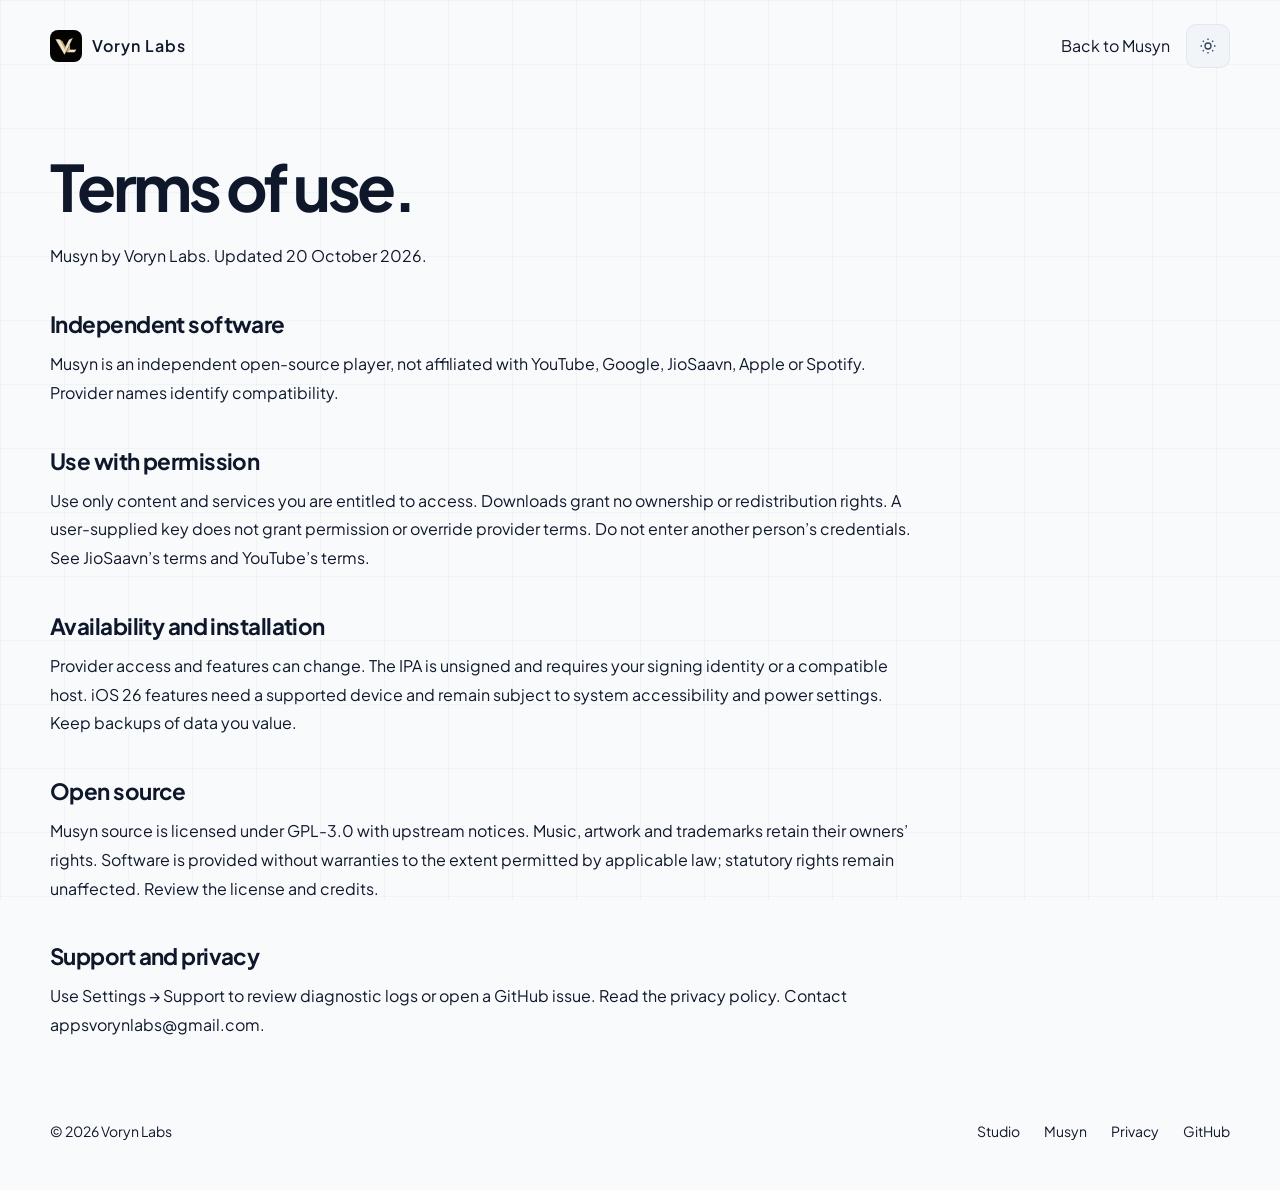
<file: docs/musyn-terms.html>
<!doctype html>
<html lang="en">
<head>
<meta charset="utf-8">
<meta name="viewport" content="width=device-width,initial-scale=1">
<title>Musyn terms · Voryn Labs</title>
<meta name="description" content="Terms of use for Musyn by Voryn Labs: provider rights, installation, availability and open-source licensing.">
<meta name="theme-color" content="#0E0D0B">
<meta property="og:title" content="Musyn terms">
<meta property="og:type" content="website">
<meta property="og:image" content="https://voryn-labs.github.io/assets/icons/musyn.png">
<meta property="og:description" content="Terms of use for Musyn by Voryn Labs: provider rights, installation, availability and open-source licensing.">
<link rel="canonical" href="https://voryn-labs.github.io/musyn-terms.html">
<link rel="icon" href="assets/icons/musyn.png">
<link rel="stylesheet" href="https://fonts.googleapis.com/css2?family=Cormorant+Garamond:wght@500;600&family=Outfit:wght@400;500;600;700&display=swap">
<link rel="stylesheet" href="assets/css/site.css?v=3">
<link rel="stylesheet" href="assets/css/cloudified.css">
<link rel="stylesheet" href="assets/css/musyn.css">
<script>try { var theme=localStorage.getItem("voryn-theme"); if(theme==="light"||theme==="dark") document.documentElement.setAttribute("data-theme",theme); } catch (_) {}</script>
</head>
<body class="cloudified-page musyn-page">
<a class="skip-link" href="#main">Skip to content</a>
<div class="wrap">
<header class="product-nav">
<a class="studio-lockup" href="index.html">
<img src="assets/voryn-mark.png" width="32" height="32" alt="">Voryn Labs</a>
<nav aria-label="Product navigation">
<a href="musyn.html">Back to Musyn</a>
<button class="theme-toggle" id="theme-toggle" aria-label="Switch color theme" title="Switch color theme">
<svg class="icon-sun" viewBox="0 0 24 24" width="18" height="18" fill="none" stroke="currentColor" stroke-width="1.7" aria-hidden="true">
<circle cx="12" cy="12" r="4">
</circle>
<path d="M12 2v2m0 16v2M2 12h2m16 0h2M5 5l1.5 1.5m11 11L19 19M5 19l1.5-1.5m11-11L19 5">
</path>
</svg>
<svg class="icon-moon" viewBox="0 0 24 24" width="18" height="18" fill="none" stroke="currentColor" stroke-width="1.7" aria-hidden="true">
<path d="M20.5 13.2A8.5 8.5 0 0 1 10.8 3.5a8.5 8.5 0 1 0 9.7 9.7Z">
</path>
</svg>
</button>
</nav>
</header>
<main id="main" class="privacy-copy"><h1>Terms of use.</h1><p>Musyn by Voryn Labs. Updated 20 October 2026.</p>
<h2>Independent software</h2><p>Musyn is an independent open-source player, not affiliated with YouTube, Google, JioSaavn, Apple or Spotify. Provider names identify compatibility.</p>
<h2>Use with permission</h2><p>Use only content and services you are entitled to access. Downloads grant no ownership or redistribution rights. A user-supplied key does not grant permission or override provider terms. Do not enter another person’s credentials. See <a href="https://corporate.saavn.com/terms/">JioSaavn’s terms</a> and <a href="https://www.youtube.com/static?template=terms">YouTube’s terms</a>.</p>
<h2>Availability and installation</h2><p>Provider access and features can change. The IPA is unsigned and requires your signing identity or a compatible host. iOS 26 features need a supported device and remain subject to system accessibility and power settings. Keep backups of data you value.</p>
<h2>Open source</h2><p>Musyn source is licensed under GPL-3.0 with upstream notices. Music, artwork and trademarks retain their owners’ rights. Software is provided without warranties to the extent permitted by applicable law; statutory rights remain unaffected. Review the <a href="https://github.com/Voryn-Labs/Musyn/blob/main/LICENSE">license</a> and <a href="https://github.com/Voryn-Labs/Musyn/blob/main/docs/CREDITS.md">credits</a>.</p>
<h2>Support and privacy</h2><p>Use Settings → Support to review diagnostic logs or open a GitHub issue. Read the <a href="musyn-privacy.html">privacy policy</a>. Contact <a href="mailto:appsvorynlabs@gmail.com">appsvorynlabs@gmail.com</a>.</p></main><footer class="product-footer">
<span>© 2026 Voryn Labs</span>
<nav aria-label="Footer">
<a href="index.html">Studio</a>
<a href="musyn.html">Musyn</a>
<a href="musyn-privacy.html">Privacy</a>
<a href="https://github.com/Voryn-Labs/Musyn">GitHub</a>
</nav>
</footer>
</div>
<script src="assets/js/musyn.js">
</script>
<!-- Cloudflare Web Analytics -->
<script type="module" src="https://static.cloudflareinsights.com/beacon.min.js" data-cf-beacon='{"token":"221b6d4d6a374533bbdf5fec04bee453"}'>
</script>
<!-- End Cloudflare Web Analytics -->
</body>
</html>
</file>
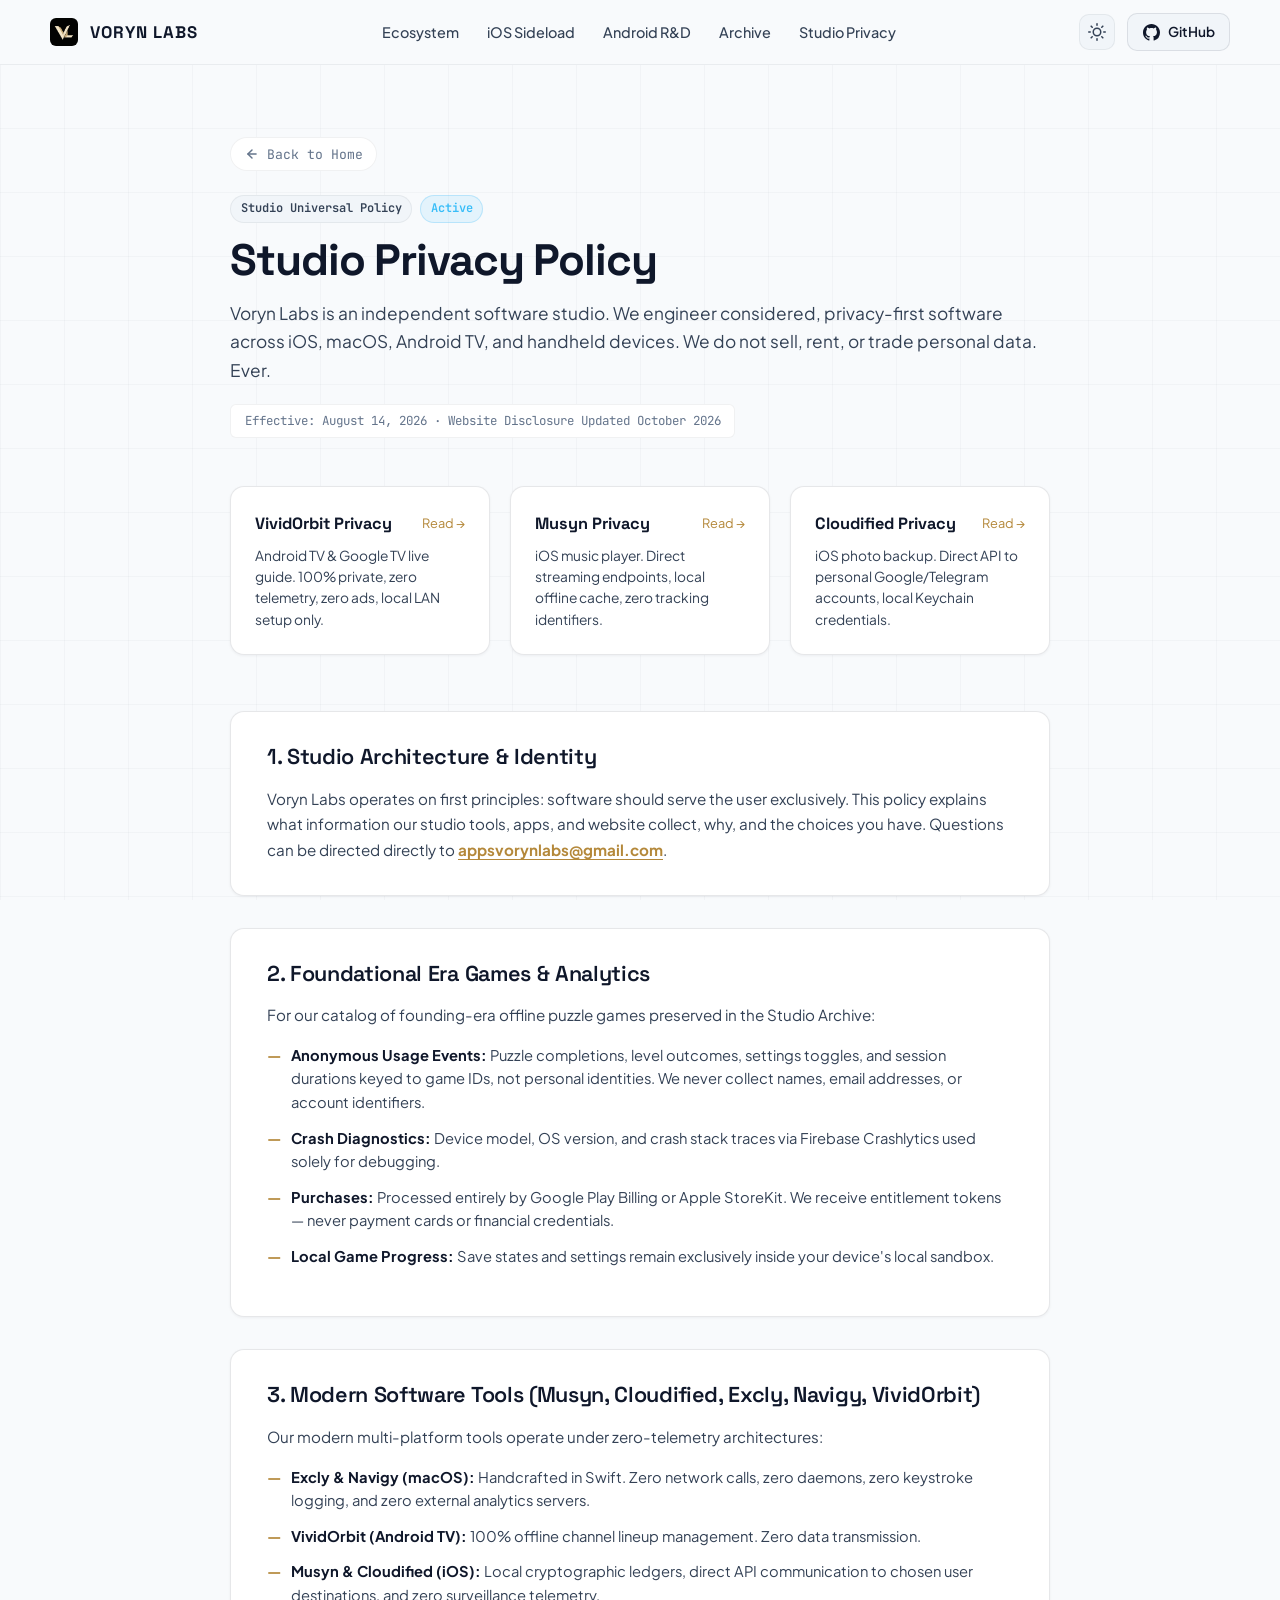
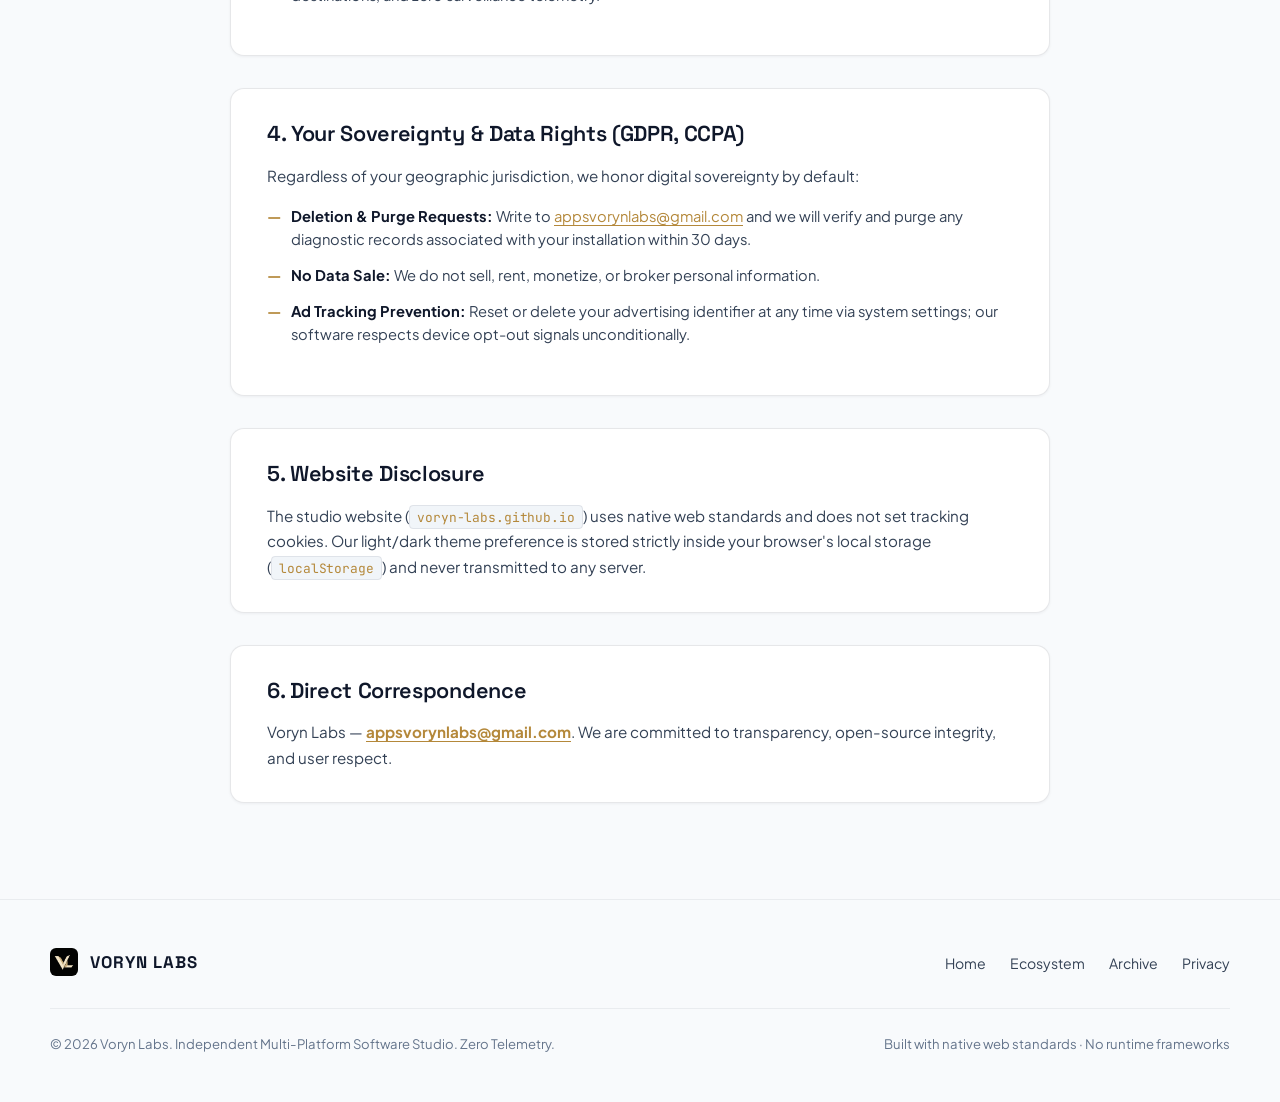
<file: docs/privacy.html>
<!DOCTYPE html>
<html lang="en">
<head>
  <meta charset="utf-8">
  <meta name="viewport" content="width=device-width, initial-scale=1">
  <title>Privacy Policy · Voryn Labs Studio</title>
  <meta name="description" content="The Voryn Labs privacy policy: what our applications and website collect, why, and the choices you have. We do not sell, rent, or trade personal information. Ever.">
  <meta name="theme-color" content="#0A0C10">
  <meta property="og:type" content="website">
  <meta property="og:title" content="Privacy Policy · Voryn Labs Studio">
  <meta property="og:description" content="What we collect, why, and the choices you have. We do not sell, rent, or trade personal information. Ever.">
  <meta property="og:image" content="assets/img/voryn-mark.png">
  <link rel="icon" href="assets/img/voryn-mark.png">
  <link rel="preconnect" href="https://fonts.googleapis.com">
  <link rel="preconnect" href="https://fonts.gstatic.com" crossorigin>
  <link rel="stylesheet" href="assets/css/site.css?v=12">
  <script>
    (function(){
      document.documentElement.classList.add("js");
      var t = localStorage.getItem("voryn-theme");
      if (t === "dark" || t === "light") {
        document.documentElement.setAttribute("data-theme", t);
      }
    })();
  </script>
</head>
<body class="legal-page">
  <a class="skip-link" href="#main">Skip to main content</a>

  <!-- Header -->
  <header class="site-nav">
    <nav class="wrap" aria-label="Main Navigation">
      <a class="brand-mark" href="index.html" aria-label="Voryn Labs Home">
        <img class="brand-logo-img" src="assets/img/voryn-mark.png" alt="Voryn Labs logo" width="28" height="28">
        <span class="brand-text">VORYN LABS</span>
      </a>

      <ul class="nav-links">
        <li><a href="index.html#products">Ecosystem</a></li>
        <li><a href="index.html#ios-source">iOS Sideload</a></li>
        <li><a href="index.html#android-devices">Android R&amp;D</a></li>
        <li><a href="archive.html">Archive</a></li>
        <li><a href="privacy.html" class="is-active">Studio Privacy</a></li>
      </ul>

      <div class="nav-actions">
        <button class="theme-toggle" id="theme-toggle" type="button" aria-label="Toggle color theme" title="Toggle color theme">
          <svg class="icon-sun" viewBox="0 0 24 24" width="18" height="18" fill="none" stroke="currentColor" stroke-width="2" stroke-linecap="round" stroke-linejoin="round" aria-hidden="true"><circle cx="12" cy="12" r="5"></circle><line x1="12" y1="1" x2="12" y2="3"></line><line x1="12" y1="21" x2="12" y2="23"></line><line x1="4.22" y1="4.22" x2="5.64" y2="5.64"></line><line x1="18.36" y1="18.36" x2="19.78" y2="19.78"></line><line x1="1" y1="12" x2="3" y2="12"></line><line x1="21" y1="12" x2="23" y2="12"></line><line x1="4.22" y1="19.78" x2="5.64" y2="18.36"></line><line x1="18.36" y1="5.64" x2="19.78" y2="4.22"></line></svg>
          <svg class="icon-moon" viewBox="0 0 24 24" width="18" height="18" fill="none" stroke="currentColor" stroke-width="2" stroke-linecap="round" stroke-linejoin="round" aria-hidden="true"><path d="M21 12.79A9 9 0 1 1 11.21 3 7 7 0 0 0 21 12.79z"></path></svg>
        </button>

        <a class="nav-github-btn" href="https://github.com/Voryn-Labs" target="_blank" rel="noopener">
          <svg width="17" height="17" viewBox="0 0 24 24" fill="currentColor" aria-hidden="true"><path d="M12 0C5.37 0 0 5.37 0 12c0 5.31 3.435 9.795 8.205 11.385.6.105.825-.255.825-.57 0-.285-.015-1.23-.015-2.235-3.015.555-3.795-.735-4.035-1.41-.135-.345-.72-1.41-1.23-1.695-.42-.225-1.02-.78-.015-.795.945-.015 1.62.87 1.845 1.23 1.08 1.815 2.805 1.305 3.495.99.105-.78.42-1.305.765-1.605-2.67-.3-5.46-1.335-5.46-5.925 0-1.305.465-2.385 1.23-3.225-.12-.3-.54-1.53.12-3.18 0 0 1.005-.315 3.3 1.23.96-.27 1.98-.405 3-.405s2.04.135 3 .405c2.295-1.56 3.3-1.23 3.3-1.23.66 1.65.24 2.88.12 3.18.765.84 1.23 1.905 1.23 3.225 0 4.605-2.805 5.625-5.475 5.925.435.375.81 1.095.81 2.22 0 1.605-.015 2.895-.015 3.3 0 .315.225.69.825.57A12.02 12.02 0 0024 12c0-6.63-5.37-12-12-12z"/></svg>
          <span>GitHub</span>
        </a>
      </div>
    </nav>
  </header>

  <main id="main">
    <div class="wrap legal-layout">
      <div class="legal-header">
        <a class="back-link-pill" href="index.html">
          <svg width="14" height="14" viewBox="0 0 24 24" fill="none" stroke="currentColor" stroke-width="2.5" stroke-linecap="round" stroke-linejoin="round"><line x1="19" y1="12" x2="5" y2="12"></line><polyline points="12 19 5 12 12 5"></polyline></svg>
          <span>Back to Home</span>
        </a>

        <div style="display: flex; gap: 0.5rem; align-items: center; margin-bottom: 0.75rem; flex-wrap: wrap;">
          <span class="platform-pill">Studio Universal Policy</span>
          <span class="status-pill status-active">Active</span>
        </div>

        <h1 class="legal-title">Studio Privacy Policy</h1>
        <p class="legal-lede">Voryn Labs is an independent software studio. We engineer considered, privacy-first software across iOS, macOS, Android TV, and handheld devices. We do not sell, rent, or trade personal data. Ever.</p>

        <div class="legal-effective-badge">
          <span>Effective: August 14, 2026 · Website Disclosure Updated October 2026</span>
        </div>
      </div>

      <!-- App-Specific Privacy Directory -->
      <div class="legal-summary-grid">
        <a class="legal-summary-card" href="vividorbit-privacy.html" style="text-decoration:none;">
          <div style="display:flex; justify-content:space-between; align-items:center;">
            <strong>VividOrbit Privacy</strong>
            <span style="font-size:0.8rem; color:var(--brand-gold);">Read →</span>
          </div>
          <p>Android TV &amp; Google TV live guide. 100% private, zero telemetry, zero ads, local LAN setup only.</p>
        </a>
        <a class="legal-summary-card" href="musyn-privacy.html" style="text-decoration:none;">
          <div style="display:flex; justify-content:space-between; align-items:center;">
            <strong>Musyn Privacy</strong>
            <span style="font-size:0.8rem; color:var(--brand-gold);">Read →</span>
          </div>
          <p>iOS music player. Direct streaming endpoints, local offline cache, zero tracking identifiers.</p>
        </a>
        <a class="legal-summary-card" href="cloudified-privacy.html" style="text-decoration:none;">
          <div style="display:flex; justify-content:space-between; align-items:center;">
            <strong>Cloudified Privacy</strong>
            <span style="font-size:0.8rem; color:var(--brand-gold);">Read →</span>
          </div>
          <p>iOS photo backup. Direct API to personal Google/Telegram accounts, local Keychain credentials.</p>
        </a>
      </div>

      <div class="legal-content">
        <section class="legal-chapter">
          <h2>1. Studio Architecture &amp; Identity</h2>
          <p>Voryn Labs operates on first principles: software should serve the user exclusively. This policy explains what information our studio tools, apps, and website collect, why, and the choices you have. Questions can be directed directly to <strong><a href="mailto:appsvorynlabs@gmail.com">appsvorynlabs@gmail.com</a></strong>.</p>
        </section>

        <section class="legal-chapter">
          <h2>2. Foundational Era Games &amp; Analytics</h2>
          <p>For our catalog of founding-era offline puzzle games preserved in the Studio Archive:</p>
          <ul>
            <li><strong>Anonymous Usage Events:</strong> Puzzle completions, level outcomes, settings toggles, and session durations keyed to game IDs, not personal identities. We never collect names, email addresses, or account identifiers.</li>
            <li><strong>Crash Diagnostics:</strong> Device model, OS version, and crash stack traces via Firebase Crashlytics used solely for debugging.</li>
            <li><strong>Purchases:</strong> Processed entirely by Google Play Billing or Apple StoreKit. We receive entitlement tokens — never payment cards or financial credentials.</li>
            <li><strong>Local Game Progress:</strong> Save states and settings remain exclusively inside your device's local sandbox.</li>
          </ul>
        </section>

        <section class="legal-chapter">
          <h2>3. Modern Software Tools (Musyn, Cloudified, Excly, Navigy, VividOrbit)</h2>
          <p>Our modern multi-platform tools operate under zero-telemetry architectures:</p>
          <ul>
            <li><strong>Excly &amp; Navigy (macOS):</strong> Handcrafted in Swift. Zero network calls, zero daemons, zero keystroke logging, and zero external analytics servers.</li>
            <li><strong>VividOrbit (Android TV):</strong> 100% offline channel lineup management. Zero data transmission.</li>
            <li><strong>Musyn &amp; Cloudified (iOS):</strong> Local cryptographic ledgers, direct API communication to chosen user destinations, and zero surveillance telemetry.</li>
          </ul>
        </section>

        <section class="legal-chapter">
          <h2>4. Your Sovereignty &amp; Data Rights (GDPR, CCPA)</h2>
          <p>Regardless of your geographic jurisdiction, we honor digital sovereignty by default:</p>
          <ul>
            <li><strong>Deletion &amp; Purge Requests:</strong> Write to <a href="mailto:appsvorynlabs@gmail.com">appsvorynlabs@gmail.com</a> and we will verify and purge any diagnostic records associated with your installation within 30 days.</li>
            <li><strong>No Data Sale:</strong> We do not sell, rent, monetize, or broker personal information.</li>
            <li><strong>Ad Tracking Prevention:</strong> Reset or delete your advertising identifier at any time via system settings; our software respects device opt-out signals unconditionally.</li>
          </ul>
        </section>

        <section class="legal-chapter">
          <h2>5. Website Disclosure</h2>
          <p>The studio website (<code>voryn-labs.github.io</code>) uses native web standards and does not set tracking cookies. Our light/dark theme preference is stored strictly inside your browser's local storage (<code>localStorage</code>) and never transmitted to any server.</p>
        </section>

        <section class="legal-chapter">
          <h2>6. Direct Correspondence</h2>
          <p>Voryn Labs — <strong><a href="mailto:appsvorynlabs@gmail.com">appsvorynlabs@gmail.com</a></strong>. We are committed to transparency, open-source integrity, and user respect.</p>
        </section>
      </div>
    </div>
  </main>

  <!-- Footer -->
  <footer class="site-footer">
    <div class="wrap">
      <div class="footer-top">
        <a class="brand-mark" href="index.html">
          <img class="brand-logo-img" src="assets/img/voryn-mark.png" alt="Voryn Labs logo" width="24" height="24">
          <span class="brand-text">VORYN LABS</span>
        </a>

        <ul class="footer-links">
          <li><a href="index.html">Home</a></li>
          <li><a href="index.html#products">Ecosystem</a></li>
          <li><a href="archive.html">Archive</a></li>
          <li><a href="privacy.html">Privacy</a></li>
        </ul>
      </div>

      <div class="footer-bottom">
        <p>&copy; 2026 Voryn Labs. Independent Multi-Platform Software Studio. Zero Telemetry.</p>
        <p>Built with native web standards · No runtime frameworks</p>
      </div>
    </div>
  </footer>

  <script src="assets/js/site.js?v=12"></script>
</body>
</html>
</file>
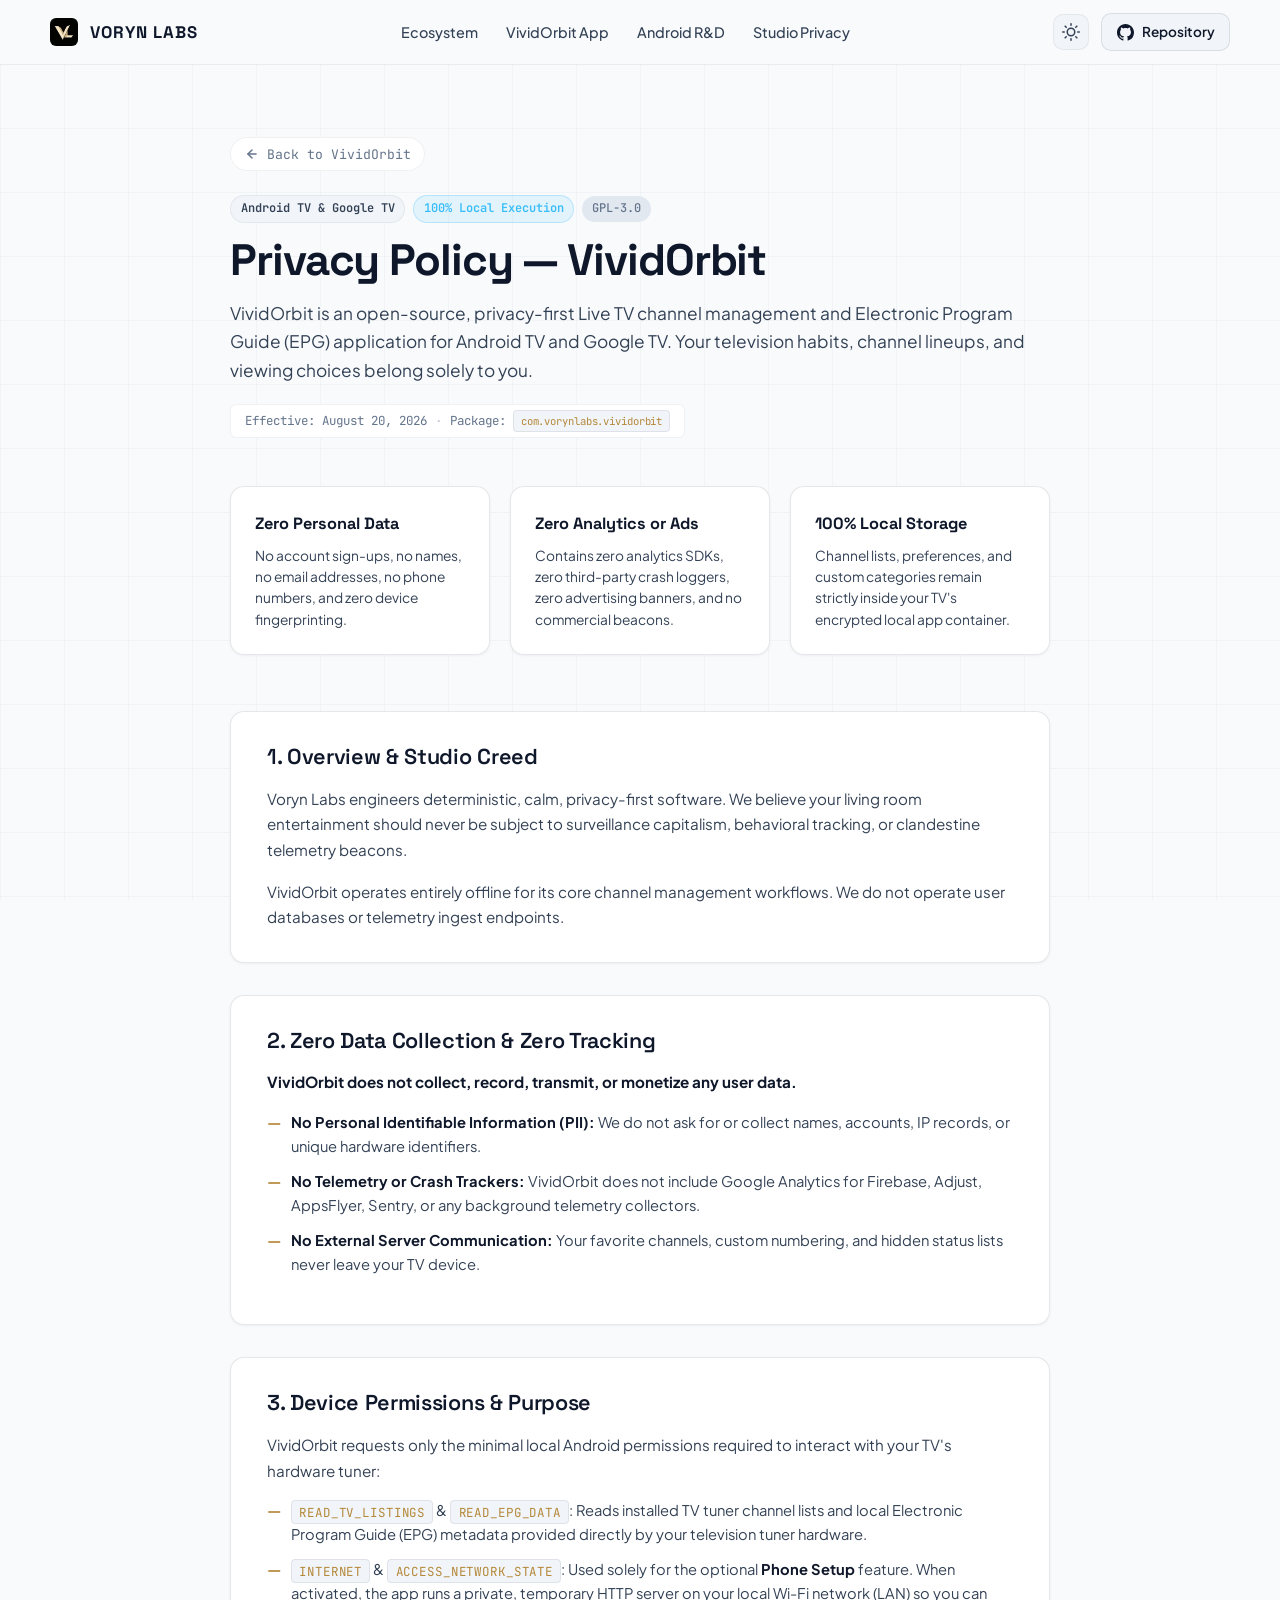
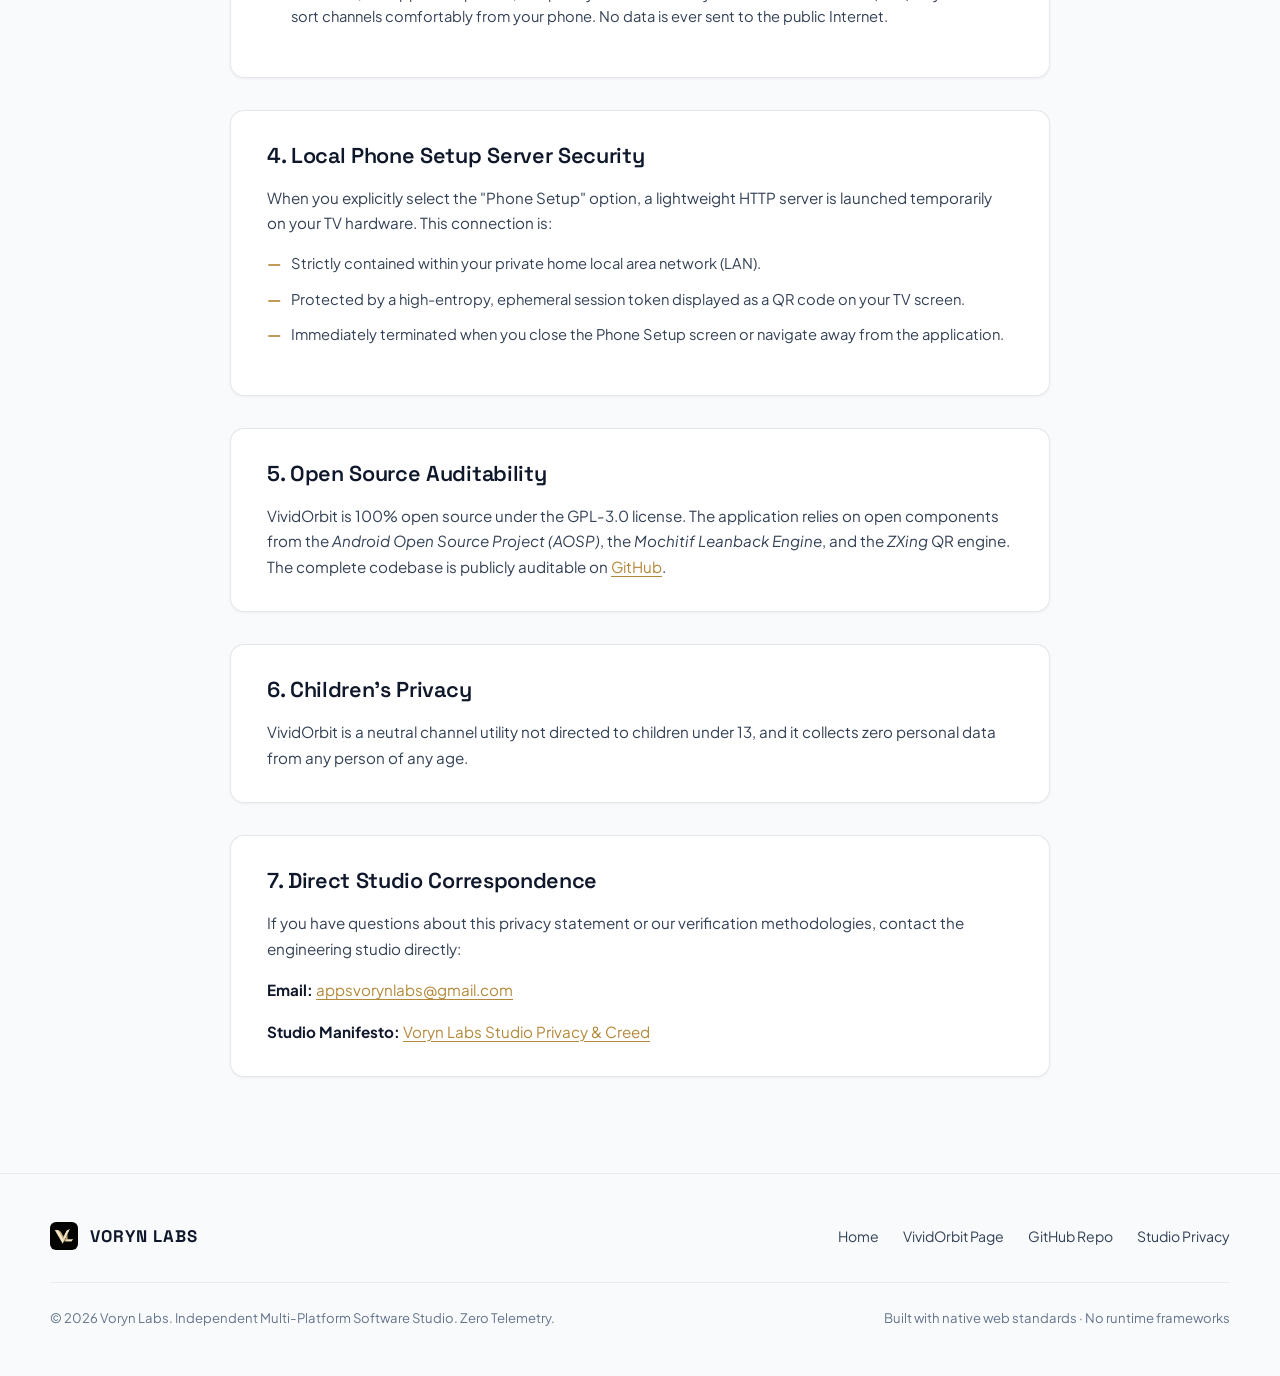
<file: docs/vividorbit-privacy.html>
<!DOCTYPE html>
<html lang="en">
<head>
  <meta charset="utf-8">
  <meta name="viewport" content="width=device-width, initial-scale=1">
  <title>Privacy Policy — VividOrbit · Voryn Labs</title>
  <meta name="description" content="Privacy policy for VividOrbit Live TV Guide for Android TV: zero data collection, zero tracking, zero ads. 100% private and local.">
  <meta name="theme-color" content="#0A0C10">
  <meta property="og:type" content="website">
  <meta property="og:title" content="Privacy Policy — VividOrbit · Voryn Labs">
  <meta property="og:description" content="Zero data collection, zero tracking, zero ads. 100% private and local Live TV channel manager.">
  <meta property="og:image" content="assets/img/vividorbit-channel-guide.png">
  <link rel="icon" href="assets/icons/vividorbit.png">
  <link rel="preconnect" href="https://fonts.googleapis.com">
  <link rel="preconnect" href="https://fonts.gstatic.com" crossorigin>
  <link rel="stylesheet" href="assets/css/site.css?v=12">
  <script>
    (function(){
      document.documentElement.classList.add("js");
      var t = localStorage.getItem("voryn-theme");
      if (t === "dark" || t === "light") {
        document.documentElement.setAttribute("data-theme", t);
      }
    })();
  </script>
</head>
<body class="legal-page">
  <a class="skip-link" href="#main">Skip to main content</a>

  <!-- Header -->
  <header class="site-nav">
    <nav class="wrap" aria-label="Main Navigation">
      <a class="brand-mark" href="index.html" aria-label="Voryn Labs Home">
        <img class="brand-logo-img" src="assets/img/voryn-mark.png" alt="Voryn Labs logo" width="28" height="28">
        <span class="brand-text">VORYN LABS</span>
      </a>

      <ul class="nav-links">
        <li><a href="index.html#products">Ecosystem</a></li>
        <li><a href="vividorbit.html">VividOrbit App</a></li>
        <li><a href="index.html#android-devices">Android R&amp;D</a></li>
        <li><a href="privacy.html" class="is-active">Studio Privacy</a></li>
      </ul>

      <div class="nav-actions">
        <button class="theme-toggle" id="theme-toggle" type="button" aria-label="Toggle color theme" title="Toggle color theme">
          <svg class="icon-sun" viewBox="0 0 24 24" width="18" height="18" fill="none" stroke="currentColor" stroke-width="2" stroke-linecap="round" stroke-linejoin="round" aria-hidden="true"><circle cx="12" cy="12" r="5"></circle><line x1="12" y1="1" x2="12" y2="3"></line><line x1="12" y1="21" x2="12" y2="23"></line><line x1="4.22" y1="4.22" x2="5.64" y2="5.64"></line><line x1="18.36" y1="18.36" x2="19.78" y2="19.78"></line><line x1="1" y1="12" x2="3" y2="12"></line><line x1="21" y1="12" x2="23" y2="12"></line><line x1="4.22" y1="19.78" x2="5.64" y2="18.36"></line><line x1="18.36" y1="5.64" x2="19.78" y2="4.22"></line></svg>
          <svg class="icon-moon" viewBox="0 0 24 24" width="18" height="18" fill="none" stroke="currentColor" stroke-width="2" stroke-linecap="round" stroke-linejoin="round" aria-hidden="true"><path d="M21 12.79A9 9 0 1 1 11.21 3 7 7 0 0 0 21 12.79z"></path></svg>
        </button>

        <a class="nav-github-btn" href="https://github.com/Voryn-Labs/VividOrbit" target="_blank" rel="noopener">
          <svg width="17" height="17" viewBox="0 0 24 24" fill="currentColor" aria-hidden="true"><path d="M12 0C5.37 0 0 5.37 0 12c0 5.31 3.435 9.795 8.205 11.385.6.105.825-.255.825-.57 0-.285-.015-1.23-.015-2.235-3.015.555-3.795-.735-4.035-1.41-.135-.345-.72-1.41-1.23-1.695-.42-.225-1.02-.78-.015-.795.945-.015 1.62.87 1.845 1.23 1.08 1.815 2.805 1.305 3.495.99.105-.78.42-1.305.765-1.605-2.67-.3-5.46-1.335-5.46-5.925 0-1.305.465-2.385 1.23-3.225-.12-.3-.54-1.53.12-3.18 0 0 1.005-.315 3.3 1.23.96-.27 1.98-.405 3-.405s2.04.135 3 .405c2.295-1.56 3.3-1.23 3.3-1.23.66 1.65.24 2.88.12 3.18.765.84 1.23 1.905 1.23 3.225 0 4.605-2.805 5.625-5.475 5.925.435.375.81 1.095.81 2.22 0 1.605-.015 2.895-.015 3.3 0 .315.225.69.825.57A12.02 12.02 0 0024 12c0-6.63-5.37-12-12-12z"/></svg>
          <span>Repository</span>
        </a>
      </div>
    </nav>
  </header>

  <main id="main">
    <div class="wrap legal-layout">
      <div class="legal-header">
        <a class="back-link-pill" href="vividorbit.html">
          <svg width="14" height="14" viewBox="0 0 24 24" fill="none" stroke="currentColor" stroke-width="2.5" stroke-linecap="round" stroke-linejoin="round"><line x1="19" y1="12" x2="5" y2="12"></line><polyline points="12 19 5 12 12 5"></polyline></svg>
          <span>Back to VividOrbit</span>
        </a>

        <div style="display: flex; gap: 0.5rem; align-items: center; margin-bottom: 0.75rem; flex-wrap: wrap;">
          <span class="platform-pill">Android TV &amp; Google TV</span>
          <span class="status-pill status-active">100% Local Execution</span>
          <span class="license-pill">GPL-3.0</span>
        </div>

        <h1 class="legal-title">Privacy Policy — VividOrbit</h1>
        <p class="legal-lede">VividOrbit is an open-source, privacy-first Live TV channel management and Electronic Program Guide (EPG) application for Android TV and Google TV. Your television habits, channel lineups, and viewing choices belong solely to you.</p>

        <div class="legal-effective-badge">
          <span>Effective: August 20, 2026</span>
          <span style="opacity: 0.4;">·</span>
          <span>Package: <code>com.vorynlabs.vividorbit</code></span>
        </div>
      </div>

      <!-- 3-Pillar Summary Cards -->
      <div class="legal-summary-grid">
        <div class="legal-summary-card">
          <strong>Zero Personal Data</strong>
          <p>No account sign-ups, no names, no email addresses, no phone numbers, and zero device fingerprinting.</p>
        </div>
        <div class="legal-summary-card">
          <strong>Zero Analytics or Ads</strong>
          <p>Contains zero analytics SDKs, zero third-party crash loggers, zero advertising banners, and no commercial beacons.</p>
        </div>
        <div class="legal-summary-card">
          <strong>100% Local Storage</strong>
          <p>Channel lists, preferences, and custom categories remain strictly inside your TV's encrypted local app container.</p>
        </div>
      </div>

      <div class="legal-content">
        <section class="legal-chapter">
          <h2>1. Overview &amp; Studio Creed</h2>
          <p>Voryn Labs engineers deterministic, calm, privacy-first software. We believe your living room entertainment should never be subject to surveillance capitalism, behavioral tracking, or clandestine telemetry beacons.</p>
          <p>VividOrbit operates entirely offline for its core channel management workflows. We do not operate user databases or telemetry ingest endpoints.</p>
        </section>

        <section class="legal-chapter">
          <h2>2. Zero Data Collection &amp; Zero Tracking</h2>
          <p><strong>VividOrbit does not collect, record, transmit, or monetize any user data.</strong></p>
          <ul>
            <li><strong>No Personal Identifiable Information (PII):</strong> We do not ask for or collect names, accounts, IP records, or unique hardware identifiers.</li>
            <li><strong>No Telemetry or Crash Trackers:</strong> VividOrbit does not include Google Analytics for Firebase, Adjust, AppsFlyer, Sentry, or any background telemetry collectors.</li>
            <li><strong>No External Server Communication:</strong> Your favorite channels, custom numbering, and hidden status lists never leave your TV device.</li>
          </ul>
        </section>

        <section class="legal-chapter">
          <h2>3. Device Permissions &amp; Purpose</h2>
          <p>VividOrbit requests only the minimal local Android permissions required to interact with your TV's hardware tuner:</p>
          <ul>
            <li><code>READ_TV_LISTINGS</code> &amp; <code>READ_EPG_DATA</code>: Reads installed TV tuner channel lists and local Electronic Program Guide (EPG) metadata provided directly by your television tuner hardware.</li>
            <li><code>INTERNET</code> &amp; <code>ACCESS_NETWORK_STATE</code>: Used solely for the optional <strong>Phone Setup</strong> feature. When activated, the app runs a private, temporary HTTP server on your local Wi-Fi network (LAN) so you can sort channels comfortably from your phone. No data is ever sent to the public Internet.</li>
          </ul>
        </section>

        <section class="legal-chapter">
          <h2>4. Local Phone Setup Server Security</h2>
          <p>When you explicitly select the "Phone Setup" option, a lightweight HTTP server is launched temporarily on your TV hardware. This connection is:</p>
          <ul>
            <li>Strictly contained within your private home local area network (LAN).</li>
            <li>Protected by a high-entropy, ephemeral session token displayed as a QR code on your TV screen.</li>
            <li>Immediately terminated when you close the Phone Setup screen or navigate away from the application.</li>
          </ul>
        </section>

        <section class="legal-chapter">
          <h2>5. Open Source Auditability</h2>
          <p>VividOrbit is 100% open source under the GPL-3.0 license. The application relies on open components from the <em>Android Open Source Project (AOSP)</em>, the <em>Mochitif Leanback Engine</em>, and the <em>ZXing</em> QR engine. The complete codebase is publicly auditable on <a href="https://github.com/Voryn-Labs/VividOrbit" target="_blank" rel="noopener">GitHub</a>.</p>
        </section>

        <section class="legal-chapter">
          <h2>6. Children's Privacy</h2>
          <p>VividOrbit is a neutral channel utility not directed to children under 13, and it collects zero personal data from any person of any age.</p>
        </section>

        <section class="legal-chapter">
          <h2>7. Direct Studio Correspondence</h2>
          <p>If you have questions about this privacy statement or our verification methodologies, contact the engineering studio directly:</p>
          <p><strong>Email:</strong> <a href="mailto:appsvorynlabs@gmail.com">appsvorynlabs@gmail.com</a></p>
          <p><strong>Studio Manifesto:</strong> <a href="privacy.html">Voryn Labs Studio Privacy &amp; Creed</a></p>
        </section>
      </div>
    </div>
  </main>

  <!-- Footer -->
  <footer class="site-footer">
    <div class="wrap">
      <div class="footer-top">
        <a class="brand-mark" href="index.html">
          <img class="brand-logo-img" src="assets/img/voryn-mark.png" alt="Voryn Labs logo" width="24" height="24">
          <span class="brand-text">VORYN LABS</span>
        </a>

        <ul class="footer-links">
          <li><a href="index.html">Home</a></li>
          <li><a href="vividorbit.html">VividOrbit Page</a></li>
          <li><a href="https://github.com/Voryn-Labs/VividOrbit" target="_blank" rel="noopener">GitHub Repo</a></li>
          <li><a href="privacy.html">Studio Privacy</a></li>
        </ul>
      </div>

      <div class="footer-bottom">
        <p>&copy; 2026 Voryn Labs. Independent Multi-Platform Software Studio. Zero Telemetry.</p>
        <p>Built with native web standards · No runtime frameworks</p>
      </div>
    </div>
  </footer>

  <script src="assets/js/site.js?v=12"></script>
</body>
</html>
</file>
<file: docs/assets/css/site.css>
/* ==========================================================================
   VORYN LABS — DESIGN SYSTEM SPECIFICATION
   High-end, calm, independent multi-platform software studio.
   Built from first principles. Adheres strictly to impeccable craft guidelines:
   No artificial blinkers, no tacky gradient text, balanced spacing, real iconography.
   Typography: Space Grotesk (Headings) + Plus Jakarta Sans (Body) + JetBrains Mono (Code)
   ========================================================================== */

@import url('https://fonts.googleapis.com/css2?family=JetBrains+Mono:wght@400;500;600&family=Plus+Jakarta+Sans:wght@400;500;600;700&family=Space+Grotesk:wght@500;600;700&display=swap');

/* ---------- System Tokens & Themes ---------- */
:root {
  /* Dark Mode Default: Deep Obsidian & Carbon */
  --bg-primary: #0A0C10;
  --bg-secondary: #11141C;
  --bg-card: #141822;
  --bg-card-hover: #191E2B;
  --bg-elevated: #1C2230;
  --bg-input: #0E1118;

  --border-subtle: rgba(255, 255, 255, 0.06);
  --border-card: rgba(255, 255, 255, 0.10);
  --border-hover: rgba(255, 255, 255, 0.22);
  --border-focus: #38BDF8;

  --text-primary: #F8FAFC;
  --text-secondary: #94A3B8;
  --text-muted: #64748B;
  --text-inverse: #0A0C10;

  --brand-gold: #E5C387;
  --accent-emerald: #10B981;
  --accent-coral: #FF5733;
  --accent-cyan: #0284C7;
  --accent-violet: #8B5CF6;
  --accent-amber: #F59E0B;

  --shadow-sm: 0 2px 8px rgba(0, 0, 0, 0.3);
  --shadow-md: 0 8px 24px -4px rgba(0, 0, 0, 0.4);
  --shadow-lg: 0 16px 40px -8px rgba(0, 0, 0, 0.5);

  --font-display: 'Space Grotesk', -apple-system, BlinkMacSystemFont, sans-serif;
  --font-sans: 'Plus Jakarta Sans', -apple-system, BlinkMacSystemFont, sans-serif;
  --font-mono: 'JetBrains Mono', monospace;

  --radius-xs: 6px;
  --radius-sm: 10px;
  --radius-md: 14px;
  --radius-lg: 20px;
  --radius-pill: 9999px;

  --transition-fast: 0.15s cubic-bezier(0.16, 1, 0.3, 1);
  --transition-normal: 0.25s cubic-bezier(0.16, 1, 0.3, 1);
}

/* Light Mode Overrides */
[data-theme="light"] {
  --bg-primary: #F8FAFC;
  --bg-secondary: #F1F5F9;
  --bg-card: #FFFFFF;
  --bg-card-hover: #F8FAFC;
  --bg-elevated: #E2E8F0;
  --bg-input: #FFFFFF;

  --border-subtle: rgba(15, 23, 42, 0.06);
  --border-card: rgba(15, 23, 42, 0.10);
  --border-hover: rgba(15, 23, 42, 0.22);
  --border-focus: #0284C7;

  --text-primary: #0F172A;
  --text-secondary: #334155;
  --text-muted: #64748B;
  --text-inverse: #FFFFFF;

  --brand-gold: #B4883A;
  --accent-emerald: #059669;
  --accent-coral: #E04826;
  --accent-cyan: #0369A1;
  --accent-violet: #6D28D9;
  --accent-amber: #D97706;

  --shadow-sm: 0 1px 3px rgba(15, 23, 42, 0.05);
  --shadow-md: 0 4px 16px -2px rgba(15, 23, 42, 0.08);
  --shadow-lg: 0 12px 32px -4px rgba(15, 23, 42, 0.12);
}

@media (prefers-color-scheme: light) {
  :root:not([data-theme="dark"]) {
    --bg-primary: #F8FAFC;
    --bg-secondary: #F1F5F9;
    --bg-card: #FFFFFF;
    --bg-card-hover: #F8FAFC;
    --bg-elevated: #E2E8F0;
    --bg-input: #FFFFFF;

    --border-subtle: rgba(15, 23, 42, 0.06);
    --border-card: rgba(15, 23, 42, 0.10);
    --border-hover: rgba(15, 23, 42, 0.22);
    --border-focus: #0284C7;

    --text-primary: #0F172A;
    --text-secondary: #334155;
    --text-muted: #64748B;
    --text-inverse: #FFFFFF;

    --brand-gold: #B4883A;
    --accent-emerald: #059669;
    --accent-coral: #E04826;
    --accent-cyan: #0369A1;
    --accent-violet: #6D28D9;
    --accent-amber: #D97706;

    --shadow-sm: 0 1px 3px rgba(15, 23, 42, 0.05);
    --shadow-md: 0 4px 16px -2px rgba(15, 23, 42, 0.08);
    --shadow-lg: 0 12px 32px -4px rgba(15, 23, 42, 0.12);
  }
}

/* ---------- Global Reset & Primitives ---------- */
*, *::before, *::after {
  box-sizing: border-box;
  margin: 0;
  padding: 0;
}

html {
  scroll-behavior: smooth;
  -webkit-text-size-adjust: 100%;
}

body {
  background-color: var(--bg-primary);
  color: var(--text-primary);
  font-family: var(--font-sans);
  font-weight: 400;
  font-size: 1rem;
  line-height: 1.6;
  -webkit-font-smoothing: antialiased;
  -moz-osx-font-smoothing: grayscale;
  overflow-x: hidden;
  transition: background-color var(--transition-normal), color var(--transition-normal);
  position: relative;
}

/* Subtle, authentic architectural grid lines (zero tacky glow) */
body::before {
  content: "";
  position: fixed;
  inset: 0;
  background-image: 
    linear-gradient(to right, var(--border-subtle) 1px, transparent 1px),
    linear-gradient(to bottom, var(--border-subtle) 1px, transparent 1px);
  background-size: 64px 64px;
  pointer-events: none;
  z-index: 0;
  opacity: 0.5;
}

a {
  color: inherit;
  text-decoration: none;
  transition: color var(--transition-fast), border-color var(--transition-fast);
}

img {
  display: block;
  max-width: 100%;
  height: auto;
}

button {
  font: inherit;
  cursor: pointer;
  border: none;
  background: none;
}

.wrap {
  width: min(100% - 3rem, 1180px);
  margin-inline: auto;
  position: relative;
  z-index: 1;
}

.skip-link {
  position: absolute;
  top: -100px;
  left: 1.5rem;
  padding: 0.6rem 1.2rem;
  background: var(--text-primary);
  color: var(--text-inverse);
  font-family: var(--font-mono);
  font-weight: 600;
  font-size: 0.85rem;
  border-radius: var(--radius-xs);
  z-index: 9999;
  transition: top var(--transition-fast);
}
.skip-link:focus {
  top: 1rem;
}

/* ---------- Typography & Headings ---------- */
h1, h2, h3, h4 {
  font-family: var(--font-display);
  font-weight: 700;
  line-height: 1.2;
  color: var(--text-primary);
  letter-spacing: -0.02em;
}

h1 {
  font-size: clamp(2.4rem, 5vw, 3.8rem);
  letter-spacing: -0.03em;
  margin-bottom: 1.25rem;
}

h2 {
  font-size: clamp(1.8rem, 3.5vw, 2.5rem);
  letter-spacing: -0.025em;
  margin-bottom: 0.75rem;
}

h3 {
  font-size: 1.5rem;
  letter-spacing: -0.015em;
}

/* ---------- Navigation Bar ---------- */
.site-nav {
  position: sticky;
  top: 0;
  width: 100%;
  background: var(--bg-primary);
  border-bottom: 1px solid var(--border-subtle);
  z-index: 100;
  backdrop-filter: blur(12px);
  -webkit-backdrop-filter: blur(12px);
  transition: background-color var(--transition-normal), border-color var(--transition-normal);
}

.site-nav .wrap {
  display: flex;
  align-items: center;
  justify-content: space-between;
  height: 64px;
}

.brand-mark {
  display: flex;
  align-items: center;
  gap: 0.75rem;
  font-family: var(--font-display);
  font-weight: 700;
  font-size: 1.05rem;
  letter-spacing: 0.06em;
  color: var(--text-primary);
}

.brand-logo-img {
  width: 28px;
  height: 28px;
  border-radius: 6px;
}

.nav-links {
  display: flex;
  align-items: center;
  gap: 1.75rem;
  list-style: none;
}

.nav-links a {
  font-size: 0.9rem;
  font-weight: 500;
  color: var(--text-secondary);
}

.nav-links a:hover {
  color: var(--text-primary);
}

.nav-actions {
  display: flex;
  align-items: center;
  gap: 0.75rem;
}

.theme-toggle {
  width: 36px;
  height: 36px;
  display: flex;
  align-items: center;
  justify-content: center;
  border-radius: var(--radius-sm);
  color: var(--text-secondary);
  border: 1px solid var(--border-subtle);
  background: var(--bg-secondary);
  transition: color var(--transition-fast), border-color var(--transition-fast), background-color var(--transition-fast);
}

.theme-toggle:hover {
  color: var(--text-primary);
  border-color: var(--border-card);
}

/* Dark/Light icon swap */
:root .icon-sun { display: none; }
:root .icon-moon { display: block; }
[data-theme="light"] .icon-sun { display: block; }
[data-theme="light"] .icon-moon { display: none; }

@media (prefers-color-scheme: light) {
  :root:not([data-theme="dark"]) .icon-sun { display: block; }
  :root:not([data-theme="dark"]) .icon-moon { display: none; }
}

.nav-github-btn {
  display: inline-flex;
  align-items: center;
  gap: 0.5rem;
  padding: 0.45rem 0.9rem;
  font-size: 0.85rem;
  font-weight: 600;
  color: var(--text-primary);
  background: var(--bg-secondary);
  border: 1px solid var(--border-card);
  border-radius: var(--radius-sm);
  transition: background-color var(--transition-fast), border-color var(--transition-fast);
}

.nav-github-btn:hover {
  background: var(--bg-elevated);
  border-color: var(--border-hover);
}

.nav-toggle {
  display: none;
  width: 36px;
  height: 36px;
  align-items: center;
  justify-content: center;
  color: var(--text-primary);
}

/* ---------- Hero Section ---------- */
.hero {
  padding: 5rem 0 3.5rem;
}

.hero-inner {
  display: grid;
  grid-template-columns: 1.25fr 0.85fr;
  align-items: center;
  gap: 3.5rem;
}

.hero-subhead {
  font-family: var(--font-mono);
  font-size: 0.85rem;
  font-weight: 600;
  color: var(--brand-gold);
  text-transform: uppercase;
  letter-spacing: 0.08em;
  margin-bottom: 1rem;
}

.hero-lede {
  font-size: 1.15rem;
  line-height: 1.65;
  color: var(--text-secondary);
  max-width: 62ch;
  margin-bottom: 2rem;
}

.hero-ctas {
  display: flex;
  align-items: center;
  gap: 1rem;
  flex-wrap: wrap;
}

.btn {
  display: inline-flex;
  align-items: center;
  gap: 0.5rem;
  padding: 0.75rem 1.4rem;
  font-size: 0.95rem;
  font-weight: 600;
  border-radius: var(--radius-sm);
  transition: all var(--transition-fast);
}

.btn-primary {
  background: var(--text-primary);
  color: var(--text-inverse);
}

.btn-primary:hover {
  opacity: 0.92;
  transform: translateY(-1px);
}

.btn-secondary {
  background: var(--bg-secondary);
  color: var(--text-primary);
  border: 1px solid var(--border-card);
}

.btn-secondary:hover {
  background: var(--bg-elevated);
  border-color: var(--border-hover);
  transform: translateY(-1px);
}

/* Hero Showcase Cards */
.hero-showcase {
  display: flex;
  flex-direction: column;
  gap: 1rem;
}

.showcase-card {
  display: flex;
  align-items: center;
  gap: 1.1rem;
  padding: 1rem 1.25rem;
  background: var(--bg-card);
  border: 1px solid var(--border-card);
  border-radius: var(--radius-md);
  box-shadow: var(--shadow-sm);
  transition: transform var(--transition-fast), border-color var(--transition-fast);
}

.showcase-card:hover {
  transform: translateX(4px);
  border-color: var(--border-hover);
}

.showcase-icon {
  width: 48px;
  height: 48px;
  border-radius: 12px;
  flex-shrink: 0;
  box-shadow: 0 4px 12px rgba(0, 0, 0, 0.25);
}

.showcase-text {
  display: flex;
  flex-direction: column;
}

.showcase-platform {
  font-family: var(--font-mono);
  font-size: 0.75rem;
  font-weight: 600;
  color: var(--text-muted);
  text-transform: uppercase;
  letter-spacing: 0.05em;
}

.showcase-name {
  font-family: var(--font-display);
  font-size: 1.05rem;
  font-weight: 700;
  color: var(--text-primary);
}

.showcase-desc {
  font-size: 0.85rem;
  color: var(--text-secondary);
}

/* ---------- Section Header ---------- */
.section-header {
  margin-bottom: 2.25rem;
}

.section-lede {
  font-size: 1.1rem;
  color: var(--text-secondary);
  max-width: 68ch;
  line-height: 1.6;
}

/* ---------- Platform Filter Switcher ---------- */
.platform-filter-bar {
  display: flex;
  align-items: center;
  gap: 0.5rem;
  padding: 0.4rem;
  background: var(--bg-secondary);
  border: 1px solid var(--border-subtle);
  border-radius: var(--radius-pill);
  width: fit-content;
  margin-bottom: 2.5rem;
  overflow-x: auto;
}

.platform-tab-btn {
  display: inline-flex;
  align-items: center;
  gap: 0.5rem;
  padding: 0.5rem 1rem;
  font-size: 0.88rem;
  font-weight: 600;
  color: var(--text-secondary);
  border-radius: var(--radius-pill);
  transition: all var(--transition-fast);
  white-space: nowrap;
}

.platform-tab-btn:hover {
  color: var(--text-primary);
}

.platform-tab-btn.is-active {
  background: var(--bg-card);
  color: var(--text-primary);
  box-shadow: var(--shadow-sm);
  border: 1px solid var(--border-card);
}

.platform-tab-badge {
  font-family: var(--font-mono);
  font-size: 0.72rem;
  font-weight: 700;
  padding: 0.15rem 0.45rem;
  background: var(--bg-elevated);
  color: var(--text-secondary);
  border-radius: var(--radius-pill);
}

.platform-tab-btn.is-active .platform-tab-badge {
  background: var(--text-primary);
  color: var(--text-inverse);
}

/* ---------- Product Specimen Matrix ---------- */
.product-matrix {
  display: flex;
  flex-direction: column;
  gap: 2rem;
  margin-bottom: 5rem;
}

.product-card {
  background: var(--bg-card);
  border: 1px solid var(--border-card);
  border-radius: var(--radius-lg);
  padding: 2.25rem 2.5rem;
  box-shadow: var(--shadow-sm);
  transition: border-color var(--transition-fast), box-shadow var(--transition-fast);
  position: relative;
  transform-style: preserve-3d;
  will-change: transform;
}

.product-card:hover {
  border-color: var(--border-hover);
  box-shadow: var(--shadow-md);
}

.product-card.is-hidden {
  display: none !important;
}

/* Product Card Header: Icon + Info */
.product-card-header {
  display: flex;
  align-items: center;
  gap: 1.5rem;
  margin-bottom: 1.25rem;
}

.product-icon-img {
  width: 72px;
  height: 72px;
  border-radius: 16px;
  flex-shrink: 0;
  box-shadow: 0 6px 18px rgba(0, 0, 0, 0.35);
  background: var(--bg-secondary);
}

.product-header-content {
  display: flex;
  flex-direction: column;
  gap: 0.35rem;
}

.product-pill-row {
  display: flex;
  align-items: center;
  gap: 0.5rem;
  flex-wrap: wrap;
}

.platform-pill {
  font-family: var(--font-mono);
  font-size: 0.75rem;
  font-weight: 600;
  padding: 0.2rem 0.6rem;
  background: var(--bg-secondary);
  color: var(--text-secondary);
  border-radius: var(--radius-pill);
  border: 1px solid var(--border-subtle);
}

.status-pill {
  font-family: var(--font-mono);
  font-size: 0.75rem;
  font-weight: 600;
  padding: 0.2rem 0.6rem;
  border-radius: var(--radius-pill);
  border: 1px solid var(--border-subtle);
}

.status-stable {
  color: var(--accent-emerald);
  background: rgba(16, 185, 129, 0.1);
  border-color: rgba(16, 185, 129, 0.25);
}

.status-active {
  color: #38BDF8;
  background: rgba(56, 189, 248, 0.1);
  border-color: rgba(56, 189, 248, 0.25);
}

.status-preview {
  color: var(--accent-violet);
  background: rgba(139, 92, 246, 0.1);
  border-color: rgba(139, 92, 246, 0.25);
}

.status-dev {
  color: var(--accent-amber);
  background: rgba(245, 158, 11, 0.1);
  border-color: rgba(245, 158, 11, 0.25);
}

.license-pill {
  font-family: var(--font-mono);
  font-size: 0.75rem;
  font-weight: 500;
  padding: 0.2rem 0.6rem;
  background: var(--bg-elevated);
  color: var(--text-muted);
  border-radius: var(--radius-pill);
}

.product-title {
  font-size: 1.75rem;
  color: var(--text-primary);
  letter-spacing: -0.02em;
}

.product-tagline {
  font-size: 1.05rem;
  line-height: 1.6;
  color: var(--text-secondary);
  margin-bottom: 1.5rem;
  max-width: 82ch;
}

/* Banner image for Android TV */
.card-banner-wrap {
  width: 100%;
  margin-bottom: 1.5rem;
  border-radius: var(--radius-md);
  overflow: hidden;
  border: 1px solid var(--border-card);
}

.card-banner-img {
  width: 100%;
  height: auto;
  display: block;
}

/* Specs Tags Row */
.product-specs-list {
  display: flex;
  align-items: center;
  gap: 0.5rem;
  flex-wrap: wrap;
  margin-bottom: 1.5rem;
}

.spec-tag {
  font-size: 0.82rem;
  font-weight: 500;
  padding: 0.25rem 0.65rem;
  background: var(--bg-secondary);
  color: var(--text-secondary);
  border: 1px solid var(--border-subtle);
  border-radius: var(--radius-xs);
}

/* Real Technical Features Grid */
.product-features-grid {
  display: grid;
  grid-template-columns: repeat(2, 1fr);
  gap: 1rem 2rem;
  padding: 1.25rem 0;
  border-top: 1px solid var(--border-subtle);
  border-bottom: 1px solid var(--border-subtle);
  margin-bottom: 1.5rem;
}

.feature-item {
  font-size: 0.9rem;
  line-height: 1.55;
  color: var(--text-secondary);
}

.feature-item strong {
  color: var(--text-primary);
  font-weight: 600;
}

/* Small, Clickable Action Buttons Toolbar */
.product-actions-toolbar {
  display: flex;
  align-items: center;
  gap: 0.65rem;
  flex-wrap: wrap;
}

.action-btn {
  display: inline-flex;
  align-items: center;
  gap: 0.45rem;
  padding: 0.5rem 0.95rem;
  font-size: 0.85rem;
  font-weight: 600;
  color: var(--text-primary);
  background: var(--bg-secondary);
  border: 1px solid var(--border-card);
  border-radius: var(--radius-sm);
  transition: all var(--transition-fast);
}

.action-btn:hover {
  background: var(--bg-elevated);
  border-color: var(--border-hover);
  transform: translateY(-1px);
}

.action-btn-primary {
  background: var(--text-primary);
  color: var(--text-inverse);
  border-color: var(--text-primary);
}

.action-btn-primary:hover {
  opacity: 0.92;
  background: var(--text-primary);
}

.action-btn-ghost {
  background: transparent;
  border-color: transparent;
  color: var(--text-muted);
}

.action-btn-ghost:hover {
  color: var(--text-primary);
  background: var(--bg-secondary);
}

.action-badge {
  font-size: 0.8rem;
  font-weight: 600;
  color: var(--accent-amber);
  padding: 0.4rem 0.75rem;
  background: rgba(245, 158, 11, 0.1);
  border: 1px solid rgba(245, 158, 11, 0.2);
  border-radius: var(--radius-sm);
}

/* ---------- iOS Sideload Feed Section ---------- */
.ios-source-section {
  padding: 4rem 0;
}

.source-container {
  background: var(--bg-card);
  border: 1px solid var(--border-card);
  border-radius: var(--radius-lg);
  padding: 2.25rem;
  box-shadow: var(--shadow-sm);
}

/* Balanced 4-Column Grid */
.installer-grid {
  display: grid;
  grid-template-columns: repeat(4, 1fr);
  gap: 1rem;
  margin-bottom: 2rem;
}

.installer-card-btn {
  display: flex;
  align-items: center;
  gap: 0.9rem;
  padding: 1rem 1.15rem;
  background: var(--bg-secondary);
  border: 1px solid var(--border-card);
  border-radius: var(--radius-md);
  transition: all var(--transition-fast);
}

.installer-card-btn:hover {
  background: var(--bg-elevated);
  border-color: var(--border-hover);
  transform: translateY(-2px);
}

.installer-badge-circle {
  width: 38px;
  height: 38px;
  border-radius: 10px;
  background: var(--bg-elevated);
  border: 1px solid var(--border-card);
  display: flex;
  align-items: center;
  justify-content: center;
  font-family: var(--font-mono);
  font-weight: 700;
  font-size: 0.85rem;
  color: var(--text-primary);
  flex-shrink: 0;
}

.installer-text-col {
  display: flex;
  flex-direction: column;
  flex-grow: 1;
}

.installer-name {
  font-family: var(--font-display);
  font-size: 0.98rem;
  font-weight: 700;
  color: var(--text-primary);
}

.installer-note {
  font-size: 0.76rem;
  color: var(--text-muted);
}

.installer-arrow {
  color: var(--text-muted);
  flex-shrink: 0;
  transition: transform var(--transition-fast), color var(--transition-fast);
}

.installer-card-btn:hover .installer-arrow {
  color: var(--text-primary);
  transform: translate(2px, -2px);
}

/* Copy Input Bar */
.source-copy-bar {
  display: flex;
  align-items: center;
  justify-content: space-between;
  gap: 1rem;
  padding: 0.75rem 1rem 0.75rem 1.25rem;
  background: var(--bg-input);
  border: 1px solid var(--border-card);
  border-radius: var(--radius-sm);
  margin-bottom: 0.75rem;
}

.source-code-val {
  font-family: var(--font-mono);
  font-size: 0.92rem;
  color: var(--text-primary);
  user-select: all;
  word-break: break-all;
}

.btn-copy {
  display: inline-flex;
  align-items: center;
  gap: 0.45rem;
  padding: 0.5rem 0.95rem;
  font-size: 0.85rem;
  font-weight: 600;
  background: var(--bg-secondary);
  color: var(--text-primary);
  border: 1px solid var(--border-card);
  border-radius: var(--radius-xs);
  flex-shrink: 0;
  transition: all var(--transition-fast);
}

.btn-copy:hover {
  background: var(--bg-elevated);
  border-color: var(--border-hover);
}

.btn-copy.copied {
  background: var(--accent-emerald);
  color: #FFFFFF;
  border-color: var(--accent-emerald);
}

.copy-status-msg {
  font-size: 0.85rem;
  color: var(--accent-emerald);
  min-height: 1.2rem;
  margin-bottom: 1rem;
  opacity: 0;
  transition: opacity var(--transition-fast);
}

.copy-status-msg.is-visible {
  opacity: 1;
}

.source-hint-copy {
  font-size: 0.88rem;
  line-height: 1.6;
  color: var(--text-muted);
}

.source-hint-copy strong {
  color: var(--text-secondary);
}

/* ---------- Studio Creed / Manifesto ---------- */
.creed-section {
  padding: 4rem 0;
}

.creed-grid {
  display: grid;
  grid-template-columns: repeat(3, 1fr);
  gap: 1.75rem;
}

.creed-card {
  background: var(--bg-card);
  border: 1px solid var(--border-card);
  border-radius: var(--radius-lg);
  padding: 2rem;
  box-shadow: var(--shadow-sm);
}

.creed-num {
  font-family: var(--font-mono);
  font-size: 0.9rem;
  font-weight: 700;
  color: var(--brand-gold);
  display: block;
  margin-bottom: 0.75rem;
}

.creed-card h3 {
  font-size: 1.35rem;
  margin-bottom: 0.75rem;
}

.creed-card p {
  font-size: 0.92rem;
  line-height: 1.6;
  color: var(--text-secondary);
}

/* ---------- Lab Archive Section ---------- */
.archive-section {
  padding: 4rem 0;
}

.archive-tabs-bar {
  display: flex;
  align-items: center;
  gap: 0.5rem;
  margin-bottom: 2rem;
  flex-wrap: wrap;
}

.archive-tab-btn {
  padding: 0.45rem 0.9rem;
  font-size: 0.85rem;
  font-weight: 600;
  color: var(--text-secondary);
  background: var(--bg-secondary);
  border: 1px solid var(--border-subtle);
  border-radius: var(--radius-pill);
  transition: all var(--transition-fast);
}

.archive-tab-btn:hover {
  color: var(--text-primary);
}

.archive-tab-btn.is-active {
  background: var(--bg-card);
  color: var(--text-primary);
  border-color: var(--border-card);
}

.collection-group {
  margin-bottom: 3rem;
}

.collection-header {
  display: flex;
  align-items: center;
  gap: 1rem;
  margin-bottom: 1.25rem;
}

.collection-title {
  font-size: 1.35rem;
  color: var(--text-primary);
}

.collection-badge {
  font-family: var(--font-mono);
  font-size: 0.75rem;
  font-weight: 600;
  padding: 0.2rem 0.6rem;
  background: var(--bg-secondary);
  color: var(--text-muted);
  border-radius: var(--radius-pill);
}

.archive-grid {
  display: grid;
  grid-template-columns: repeat(auto-fill, minmax(260px, 1fr));
  gap: 1rem;
}

.archive-item-card {
  display: flex;
  align-items: flex-start;
  gap: 1rem;
  padding: 1rem 1.15rem;
  background: var(--bg-card);
  border: 1px solid var(--border-card);
  border-radius: var(--radius-md);
  box-shadow: var(--shadow-sm);
  transition: all var(--transition-fast);
}

.archive-item-card:hover {
  border-color: var(--border-hover);
  transform: translateY(-2px);
}

.archive-item-icon {
  width: 48px;
  height: 48px;
  border-radius: 12px;
  flex-shrink: 0;
  background: var(--bg-secondary);
}

.archive-item-content {
  display: flex;
  flex-direction: column;
}

.archive-item-title {
  font-family: var(--font-display);
  font-size: 1rem;
  font-weight: 700;
  color: var(--text-primary);
  margin-bottom: 0.25rem;
}

.archive-item-tagline {
  font-size: 0.82rem;
  color: var(--text-secondary);
  line-height: 1.45;
  margin-bottom: 0.6rem;
}

.archive-item-footer {
  display: flex;
  align-items: center;
  gap: 0.4rem;
}

.archive-genre-chip {
  font-family: var(--font-mono);
  font-size: 0.7rem;
  padding: 0.15rem 0.45rem;
  background: var(--bg-secondary);
  color: var(--text-muted);
  border-radius: var(--radius-pill);
}

.archive-status-tag {
  font-family: var(--font-mono);
  font-size: 0.7rem;
  padding: 0.15rem 0.45rem;
  background: rgba(148, 163, 184, 0.1);
  color: var(--text-muted);
  border-radius: var(--radius-pill);
}

/* ---------- About Section ---------- */
.about-section {
  padding: 4rem 0 5rem;
}

.about-card {
  background: var(--bg-card);
  border: 1px solid var(--border-card);
  border-radius: var(--radius-lg);
  padding: 2.5rem;
  box-shadow: var(--shadow-sm);
}

.about-card h2 {
  margin-bottom: 1rem;
}

.about-copy {
  font-size: 1.05rem;
  line-height: 1.7;
  color: var(--text-secondary);
  max-width: 85ch;
  margin-bottom: 2rem;
}

.about-meta-grid {
  display: grid;
  grid-template-columns: repeat(3, 1fr);
  gap: 1.5rem;
  padding-top: 1.5rem;
  border-top: 1px solid var(--border-subtle);
}

.about-meta-item {
  display: flex;
  flex-direction: column;
  gap: 0.35rem;
}

.about-meta-label {
  font-family: var(--font-mono);
  font-size: 0.75rem;
  font-weight: 600;
  text-transform: uppercase;
  color: var(--text-muted);
  letter-spacing: 0.05em;
}

.about-meta-item a {
  font-size: 0.95rem;
  font-weight: 600;
  color: var(--text-primary);
}

.about-meta-item a:hover {
  text-decoration: underline;
  text-underline-offset: 4px;
}

/* ---------- Footer ---------- */
.site-footer {
  border-top: 1px solid var(--border-subtle);
  padding: 3rem 0;
  background: var(--bg-primary);
}

.footer-top {
  display: flex;
  align-items: center;
  justify-content: space-between;
  margin-bottom: 2rem;
  flex-wrap: wrap;
  gap: 1.5rem;
}

.footer-links {
  display: flex;
  align-items: center;
  gap: 1.5rem;
  list-style: none;
  flex-wrap: wrap;
}

.footer-links a {
  font-size: 0.88rem;
  color: var(--text-secondary);
}

.footer-links a:hover {
  color: var(--text-primary);
}

.footer-bottom {
  display: flex;
  align-items: center;
  justify-content: space-between;
  padding-top: 1.5rem;
  border-top: 1px solid var(--border-subtle);
  font-size: 0.82rem;
  color: var(--text-muted);
  flex-wrap: wrap;
  gap: 1rem;
}

/* ---------- Dedicated Platform Suites & Hubs ---------- */
.suite-section {
  padding: 4.5rem 0;
  border-top: 1px solid var(--border-subtle);
}

.suite-split-grid {
  display: grid;
  grid-template-columns: repeat(2, 1fr);
  gap: 2rem;
}

.suite-feature-card {
  background: var(--bg-card);
  border: 1px solid var(--border-card);
  border-radius: var(--radius-lg);
  padding: 2.25rem;
  box-shadow: var(--shadow-sm);
  display: flex;
  flex-direction: column;
  justify-content: space-between;
  gap: 1.25rem;
  transition: transform var(--transition-fast), border-color var(--transition-fast), box-shadow var(--transition-fast);
}

.suite-feature-card:hover {
  transform: translateY(-3px);
  border-color: var(--border-hover);
  box-shadow: var(--shadow-md);
}

.suite-card-top {
  display: flex;
  align-items: center;
  gap: 1.25rem;
}

.suite-card-top img {
  width: 56px;
  height: 56px;
  border-radius: 14px;
  box-shadow: 0 4px 14px rgba(0, 0, 0, 0.3);
}

.suite-card-top h3 {
  font-size: 1.35rem;
  color: var(--text-primary);
  margin-bottom: 0.25rem;
}

.suite-badge {
  font-family: var(--font-mono);
  font-size: 0.75rem;
  font-weight: 600;
  color: var(--text-muted);
}

.suite-feature-card p {
  font-size: 0.95rem;
  line-height: 1.6;
  color: var(--text-secondary);
}

.suite-card-actions {
  display: flex;
  align-items: center;
  gap: 0.75rem;
  flex-wrap: wrap;
}

/* TV Banner Card */
.tv-hero-banner-card {
  display: grid;
  grid-template-columns: 1fr 1.25fr;
  align-items: center;
  gap: 2.5rem;
  background: var(--bg-card);
  border: 1px solid var(--border-card);
  border-radius: var(--radius-lg);
  padding: 2.5rem;
  box-shadow: var(--shadow-sm);
  transition: border-color var(--transition-fast), box-shadow var(--transition-fast);
}

.tv-hero-banner-card:hover {
  border-color: var(--border-hover);
  box-shadow: var(--shadow-md);
}

.tv-banner-left {
  display: flex;
  flex-direction: column;
  gap: 1rem;
}

.tv-banner-left h3 {
  font-size: 1.6rem;
}

.tv-banner-left p {
  font-size: 0.98rem;
  line-height: 1.6;
  color: var(--text-secondary);
}

.tv-banner-actions {
  display: flex;
  align-items: center;
  gap: 0.75rem;
  flex-wrap: wrap;
  margin-top: 0.5rem;
}

.tv-banner-right {
  border-radius: var(--radius-md);
  overflow: hidden;
  border: 1px solid var(--border-subtle);
  box-shadow: var(--shadow-sm);
}

.tv-preview-img {
  width: 100%;
  height: auto;
  display: block;
}

/* Android Handheld Devices (Separate R&D Section) */
.android-rd-card {
  background: var(--bg-card);
  border: 1px solid var(--border-card);
  border-radius: var(--radius-lg);
  padding: 2.5rem;
  box-shadow: var(--shadow-sm);
}

.rd-header-row {
  display: flex;
  align-items: center;
  justify-content: space-between;
  margin-bottom: 1.25rem;
  flex-wrap: wrap;
  gap: 1rem;
}

.rd-title-col {
  display: flex;
  flex-direction: column;
  gap: 0.4rem;
}

.rd-title-col h3 {
  font-size: 1.6rem;
}

.rd-badge {
  font-family: var(--font-mono);
  font-size: 0.8rem;
  font-weight: 700;
  padding: 0.3rem 0.8rem;
  background: var(--bg-elevated);
  color: var(--text-primary);
  border: 1px solid var(--border-card);
  border-radius: var(--radius-pill);
}

.rd-explainer {
  font-size: 1.05rem;
  line-height: 1.65;
  color: var(--text-secondary);
  max-width: 82ch;
  margin-bottom: 2rem;
}

.rd-pillars-grid {
  display: grid;
  grid-template-columns: repeat(2, 1fr);
  gap: 1.5rem;
  padding: 1.5rem 0;
  border-top: 1px solid var(--border-subtle);
  border-bottom: 1px solid var(--border-subtle);
  margin-bottom: 2rem;
}

.rd-pillar-item strong {
  display: block;
  font-size: 1rem;
  color: var(--text-primary);
  margin-bottom: 0.35rem;
}

.rd-pillar-item p {
  font-size: 0.9rem;
  line-height: 1.55;
  color: var(--text-secondary);
  margin: 0;
}

.rd-footer-actions {
  display: flex;
  align-items: center;
  gap: 1rem;
  flex-wrap: wrap;
}

.ios-app-links-row {
  display: flex;
  align-items: center;
  gap: 0.75rem;
  font-size: 0.9rem;
  color: var(--text-muted);
  margin-top: 1.5rem;
  padding-top: 1.25rem;
  border-top: 1px solid var(--border-subtle);
}

.ios-app-links-row a {
  font-weight: 600;
  color: var(--text-primary);
}

.ios-app-links-row a:hover {
  text-decoration: underline;
  text-underline-offset: 4px;
}

.bullet-sep {
  color: var(--text-muted);
}

.showcase-link-arrow {
  color: var(--text-muted);
  margin-left: auto;
  font-size: 1.1rem;
  transition: transform var(--transition-fast), color var(--transition-fast);
}

.showcase-card:hover .showcase-link-arrow {
  color: var(--text-primary);
  transform: translateX(3px);
}

/* Animations */
@keyframes cardFadeIn {
  from {
    opacity: 0;
    transform: translateY(8px);
  }
  to {
    opacity: 1;
    transform: translateY(0);
  }
}

@media (prefers-reduced-motion: reduce) {
  * {
    animation-duration: 0.001ms !important;
    animation-iteration-count: 1 !important;
    transition-duration: 0.001ms !important;
  }
}

/* ---------- Responsive Layout ---------- */
@media (max-width: 1024px) {
  .hero-inner {
    grid-template-columns: 1fr;
    gap: 2.5rem;
  }
  .suite-split-grid {
    grid-template-columns: 1fr;
  }
  .tv-hero-banner-card {
    grid-template-columns: 1fr;
  }
  .rd-pillars-grid {
    grid-template-columns: 1fr;
  }
  .installer-grid {
    grid-template-columns: repeat(2, 1fr);
  }
  .creed-grid {
    grid-template-columns: 1fr;
  }
  .about-meta-grid {
    grid-template-columns: 1fr;
  }
}

@media (max-width: 768px) {
  .wrap {
    width: min(100% - 2rem, 1180px);
  }
  .nav-links {
    display: none;
  }
  .nav-toggle {
    display: flex;
  }
  .site-nav.open .nav-links {
    display: flex;
    flex-direction: column;
    position: absolute;
    top: 64px;
    left: 0;
    right: 0;
    background: var(--bg-primary);
    border-bottom: 1px solid var(--border-card);
    padding: 1.5rem 2rem;
    gap: 1.25rem;
  }
  .product-features-grid {
    grid-template-columns: 1fr;
  }
  .installer-grid {
    grid-template-columns: 1fr;
  }
  .source-copy-bar {
    flex-direction: column;
    align-items: stretch;
  }
  .btn-copy {
    justify-content: center;
  }
  .footer-top, .footer-bottom {
    flex-direction: column;
    align-items: flex-start;
  }
}


/* ==========================================================================
   KINETIC EFFECTS, CURSOR SPOTLIGHT & SPLIT-LAYOUT SHOWCASES
   ========================================================================== */

/* Cursor Spotlight Ambient Glow */
.product-card,
.showcase-card,
.workflow-card,
.installer-card-btn,
.archive-item-card,
.creed-card,
.arch-card,
.android-rd-card,
.about-card {
  position: relative;
  overflow: hidden;
}

.product-card::before,
.showcase-card::before,
.workflow-card::before,
.installer-card-btn::before,
.archive-item-card::before,
.creed-card::before,
.arch-card::before,
.android-rd-card::before,
.about-card::before {
  content: "";
  position: absolute;
  inset: 0;
  border-radius: inherit;
  background: radial-gradient(
    480px circle at var(--mouse-x, -500px) var(--mouse-y, -500px),
    rgba(255, 255, 255, 0.08),
    transparent 65%
  );
  opacity: 0;
  transition: opacity 0.3s ease;
  pointer-events: none;
  z-index: 1;
}

[data-theme="light"] .product-card::before,
[data-theme="light"] .showcase-card::before,
[data-theme="light"] .workflow-card::before,
[data-theme="light"] .installer-card-btn::before,
[data-theme="light"] .archive-item-card::before,
[data-theme="light"] .creed-card::before,
[data-theme="light"] .arch-card::before,
[data-theme="light"] .android-rd-card::before,
[data-theme="light"] .about-card::before {
  background: radial-gradient(
    480px circle at var(--mouse-x, -500px) var(--mouse-y, -500px),
    rgba(15, 23, 42, 0.04),
    transparent 65%
  );
}

.product-card:hover::before,
.showcase-card:hover::before,
.workflow-card:hover::before,
.installer-card-btn:hover::before,
.archive-item-card:hover::before,
.creed-card:hover::before,
.arch-card:hover::before,
.android-rd-card:hover::before,
.about-card:hover::before {
  opacity: 1;
}

/* Split-Column Product Card Body */
.product-card-body {
  display: grid;
  grid-template-columns: 1fr;
  gap: 2.25rem;
  position: relative;
  z-index: 2;
  align-items: center;
}

@media (min-width: 980px) {
  .product-card-body {
    grid-template-columns: 1.12fr 0.88fr;
    gap: 3.25rem;
  }
}

.product-card-col-info {
  display: flex;
  flex-direction: column;
  min-width: 0;
}

.product-card-col-visual {
  display: flex;
  justify-content: center;
  align-items: center;
  width: 100%;
  min-width: 0; /* CRITICAL: Prevents grid child blowout */
}

/* ==========================================================================
   CONSISTENT HARDWARE APPARATUS FRAMES (macOS, iOS, Android TV)
   ========================================================================== */

/* 1. macOS Native Window Frame (Used by BOTH Excly and Navigy for 100% Symmetry) */
.mac-app-window {
  width: 100%;
  max-width: 500px;
  background: var(--bg-card);
  border: 1px solid var(--border-card);
  border-radius: 14px;
  overflow: hidden;
  box-shadow: 0 24px 52px -12px rgba(0, 0, 0, 0.55), 0 0 0 1px rgba(255, 255, 255, 0.06);
  transition: transform 0.4s cubic-bezier(0.16, 1, 0.3, 1), box-shadow 0.4s cubic-bezier(0.16, 1, 0.3, 1);
}

.mac-app-window:hover {
  transform: translateY(-4px) scale(1.015);
  box-shadow: 0 32px 64px -14px rgba(0, 0, 0, 0.65), 0 0 0 1px rgba(255, 255, 255, 0.12);
}

.mac-window-titlebar {
  display: flex;
  align-items: center;
  gap: 7px;
  padding: 10px 14px;
  background: var(--bg-secondary);
  border-bottom: 1px solid var(--border-subtle);
}

.mac-dot {
  width: 10px;
  height: 10px;
  border-radius: 50%;
  flex-shrink: 0;
}
.mac-dot-red { background: #FF5F56; }
.mac-dot-yellow { background: #FFBD2E; }
.mac-dot-green { background: #27C93F; }

.mac-window-title {
  font-family: var(--font-mono);
  font-size: 0.72rem;
  color: var(--text-muted);
  margin-left: 0.4rem;
  white-space: nowrap;
  overflow: hidden;
  text-overflow: ellipsis;
}

.mac-window-viewport {
  width: 100%;
  aspect-ratio: 16 / 11;
  background: var(--bg-input);
  overflow: hidden;
  position: relative;
}

.mac-window-viewport img {
  width: 100%;
  height: 100%;
  object-fit: cover;
  object-position: top center;
  display: block;
}

/* 2. iPhone Hardware Frame (Musyn) */
.phone-app-window {
  width: 100%;
  max-width: 275px;
  background: var(--bg-card);
  border: 1px solid var(--border-card);
  border-radius: 38px;
  padding: 10px;
  box-shadow: 0 24px 52px -12px rgba(0, 0, 0, 0.6), 0 0 0 1px rgba(255, 255, 255, 0.08);
  transition: transform 0.4s cubic-bezier(0.16, 1, 0.3, 1);
}

.phone-app-window:hover {
  transform: translateY(-4px) scale(1.02);
}

.phone-viewport {
  width: 100%;
  aspect-ratio: 9 / 19.5;
  border-radius: 28px;
  overflow: hidden;
  background: #000;
}

.phone-viewport img {
  width: 100%;
  height: 100%;
  object-fit: cover;
  display: block;
}

/* 3. Android TV 1080p Frame (VividOrbit) */
.tv-app-window {
  width: 100%;
  max-width: 500px;
  background: var(--bg-card);
  border: 1px solid var(--border-card);
  border-radius: 14px;
  overflow: hidden;
  box-shadow: 0 24px 52px -12px rgba(0, 0, 0, 0.55), 0 0 0 1px rgba(255, 255, 255, 0.06);
  transition: transform 0.4s cubic-bezier(0.16, 1, 0.3, 1);
}

.tv-app-window:hover {
  transform: translateY(-4px) scale(1.015);
}

.tv-window-titlebar {
  display: flex;
  align-items: center;
  justify-content: space-between;
  padding: 9px 14px;
  background: var(--bg-secondary);
  border-bottom: 1px solid var(--border-subtle);
}

.tv-window-title {
  font-family: var(--font-mono);
  font-size: 0.72rem;
  color: var(--text-muted);
}

.tv-window-badge {
  font-family: var(--font-mono);
  font-size: 0.68rem;
  font-weight: 600;
  color: var(--accent-amber);
  background: rgba(245, 158, 11, 0.12);
  padding: 0.15rem 0.5rem;
  border-radius: var(--radius-pill);
}

.tv-viewport {
  width: 100%;
  aspect-ratio: 16 / 9;
  background: #000;
  overflow: hidden;
}

.tv-viewport img {
  width: 100%;
  height: 100%;
  object-fit: cover;
  display: block;
}

/* 4. Cloudified Uncompressed Media Pipeline Card */
.cloud-pipeline-window {
  width: 100%;
  max-width: 500px;
  padding: 1.75rem;
  background: var(--bg-secondary);
  border: 1px solid var(--border-card);
  border-radius: 14px;
  display: flex;
  flex-direction: column;
  gap: 1rem;
  box-shadow: 0 24px 52px -12px rgba(0, 0, 0, 0.5), 0 0 0 1px rgba(255, 255, 255, 0.06);
}

.cloud-pipeline-title {
  font-family: var(--font-mono);
  font-size: 0.74rem;
  font-weight: 700;
  text-transform: uppercase;
  letter-spacing: 0.08em;
  color: var(--text-muted);
}

.cloud-pipeline-stage {
  display: flex;
  align-items: center;
  justify-content: space-between;
  padding: 0.85rem 1.15rem;
  background: var(--bg-card);
  border: 1px solid var(--border-subtle);
  border-radius: var(--radius-sm);
  transition: border-color var(--transition-fast), transform var(--transition-fast);
}

.cloud-pipeline-stage:hover {
  border-color: var(--border-hover);
  transform: translateX(3px);
}

.cloud-stage-info {
  display: flex;
  flex-direction: column;
  gap: 0.15rem;
}

.cloud-stage-name {
  font-family: var(--font-display);
  font-size: 0.95rem;
  font-weight: 600;
  color: var(--text-primary);
}

.cloud-stage-desc {
  font-size: 0.78rem;
  color: var(--text-muted);
}

.cloud-stage-tag {
  font-family: var(--font-mono);
  font-size: 0.72rem;
  font-weight: 600;
  color: var(--accent-emerald);
  padding: 0.2rem 0.55rem;
  background: rgba(16, 185, 129, 0.1);
  border-radius: var(--radius-xs);
  border: 1px solid rgba(16, 185, 129, 0.2);
}

/* ==========================================================================
   BUTTON-IN-BUTTON INTERACTIVE TENSION
   ========================================================================== */
.btn-arrow-circle {
  width: 22px;
  height: 22px;
  border-radius: 50%;
  background: rgba(0, 0, 0, 0.15);
  display: inline-flex;
  align-items: center;
  justify-content: center;
  font-size: 0.78rem;
  margin-left: 0.45rem;
  transition: transform 0.25s cubic-bezier(0.16, 1, 0.3, 1);
}

[data-theme="light"] .action-btn-primary .btn-arrow-circle {
  background: rgba(255, 255, 255, 0.22);
}

.action-btn:hover .btn-arrow-circle {
  transform: translate(2px, -2px);
}

/* ==========================================================================
   LAB ARCHIVE COMPACT VAULT BANNER (No 21-card spam on Home Page)
   ========================================================================== */
.archive-teaser-banner {
  background: var(--bg-card);
  border: 1px solid var(--border-card);
  border-radius: var(--radius-lg);
  padding: 2.75rem 3rem;
  display: grid;
  grid-template-columns: 1fr;
  gap: 2.5rem;
  box-shadow: var(--shadow-sm);
  position: relative;
  overflow: hidden;
}

@media (min-width: 900px) {
  .archive-teaser-banner {
    grid-template-columns: 1.35fr 0.65fr;
    align-items: center;
  }
}

.archive-teaser-left h2 {
  font-size: 2rem;
  letter-spacing: -0.02em;
  margin: 0.75rem 0 0.85rem;
  color: var(--text-primary);
}

.archive-teaser-copy {
  font-size: 1.02rem;
  line-height: 1.65;
  color: var(--text-secondary);
  max-width: 60ch;
  margin-bottom: 1.75rem;
}

.archive-series-chips {
  display: flex;
  flex-direction: column;
  gap: 1rem;
}

.archive-chip-box {
  padding: 1.25rem 1.5rem;
  background: var(--bg-secondary);
  border: 1px solid var(--border-card);
  border-radius: var(--radius-md);
  display: flex;
  flex-direction: column;
  gap: 0.3rem;
  transition: border-color var(--transition-fast), transform var(--transition-fast);
}

.archive-chip-box:hover {
  border-color: var(--border-hover);
  transform: translateY(-2px);
}

.archive-chip-box strong {
  font-family: var(--font-display);
  font-size: 1.05rem;
  color: var(--text-primary);
}

.archive-chip-box span {
  font-size: 0.84rem;
  color: var(--text-muted);
}

/* ==========================================================================
   AWWWARDS-TIER KINETIC ANIMATIONS & MESH FLOW
   ========================================================================== */
@keyframes meshFlow {
  0% { transform: translate(0, 0) scale(1); }
  50% { transform: translate(30px, -20px) scale(1.08); }
  100% { transform: translate(0, 0) scale(1); }
}

.hero::after {
  content: "";
  position: absolute;
  top: -10%;
  left: 30%;
  width: 50vw;
  height: 50vw;
  max-width: 650px;
  max-height: 650px;
  background: radial-gradient(circle, rgba(56, 189, 248, 0.08) 0%, rgba(139, 92, 246, 0.04) 50%, transparent 70%);
  filter: blur(80px);
  pointer-events: none;
  z-index: 0;
  animation: meshFlow 14s ease-in-out infinite;
}

[data-theme="light"] .hero::after {
  background: radial-gradient(circle, rgba(2, 132, 199, 0.05) 0%, rgba(217, 119, 6, 0.03) 50%, transparent 70%);
}

@keyframes cardEntrance {
  from {
    opacity: 0;
    transform: translateY(20px) scale(0.985);
  }
  to {
    opacity: 1;
    transform: translateY(0) scale(1);
  }
}

/* Lightbox Modal */
.voryn-lightbox {
  position: fixed;
  inset: 0;
  background: rgba(10, 12, 16, 0.92);
  backdrop-filter: blur(14px);
  -webkit-backdrop-filter: blur(14px);
  z-index: 9999;
  display: flex;
  align-items: center;
  justify-content: center;
  padding: 2rem;
  opacity: 0;
  pointer-events: none;
  transition: opacity 0.25s ease;
}

.voryn-lightbox.is-open {
  opacity: 1;
  pointer-events: auto;
}

.voryn-lightbox-content {
  max-width: 92vw;
  max-height: 88vh;
  display: flex;
  flex-direction: column;
  align-items: center;
  gap: 1rem;
}

.voryn-lightbox-img {
  max-width: 100%;
  max-height: 78vh;
  object-fit: contain;
  border-radius: var(--radius-md);
  box-shadow: 0 24px 64px rgba(0, 0, 0, 0.7);
  border: 1px solid var(--border-card);
}

.voryn-lightbox-caption {
  color: var(--text-primary);
  font-size: 0.95rem;
  font-weight: 500;
  text-align: center;
}

.voryn-lightbox-close {
  position: absolute;
  top: 1.5rem;
  right: 1.5rem;
  background: var(--bg-card);
  color: var(--text-primary);
  border: 1px solid var(--border-card);
  border-radius: 50%;
  width: 42px;
  height: 42px;
  display: flex;
  align-items: center;
  justify-content: center;
  cursor: pointer;
  transition: transform var(--transition-fast), background var(--transition-fast);
}

.voryn-lightbox-close:hover {
  transform: scale(1.08);
  background: var(--bg-elevated);
}

/* ==========================================================================
   BASE CODE & MONOSPACE TYPOGRAPHY REFINEMENTS
   ========================================================================== */
code {
  font-family: var(--font-mono);
  font-size: 0.85em;
  background: var(--bg-elevated);
  border: 1px solid var(--border-subtle);
  padding: 0.16rem 0.45rem;
  border-radius: 4px;
  color: var(--brand-gold);
  letter-spacing: -0.01em;
  word-break: break-word;
}

[data-theme="light"] code {
  background: var(--bg-secondary);
  border-color: rgba(15, 23, 42, 0.08);
  color: var(--brand-gold);
}

/* ==========================================================================
   LEGAL & PRIVACY POLICIES ARCHITECTURE
   ========================================================================== */
.legal-layout {
  padding: 4.5rem 0 6rem;
  max-width: 820px;
  margin: 0 auto;
}

.legal-header {
  margin-bottom: 3rem;
}

.back-link-pill {
  display: inline-flex;
  align-items: center;
  gap: 0.5rem;
  font-family: var(--font-mono);
  font-size: 0.82rem;
  color: var(--text-muted);
  padding: 0.35rem 0.85rem;
  background: var(--bg-card);
  border: 1px solid var(--border-subtle);
  border-radius: var(--radius-pill);
  margin-bottom: 1.5rem;
  text-decoration: none;
  transition: color var(--transition-fast), border-color var(--transition-fast), transform var(--transition-fast);
}

.back-link-pill:hover {
  color: var(--text-primary);
  border-color: var(--border-hover);
  transform: translateX(-2px);
}

.legal-title {
  font-family: var(--font-display);
  font-size: clamp(2rem, 4vw, 2.75rem);
  font-weight: 700;
  letter-spacing: -0.025em;
  line-height: 1.15;
  color: var(--text-primary);
  margin-bottom: 0.85rem;
}

.legal-lede {
  font-size: 1.08rem;
  line-height: 1.65;
  color: var(--text-secondary);
  margin-bottom: 1.25rem;
}

.legal-effective-badge {
  display: inline-flex;
  align-items: center;
  gap: 0.5rem;
  font-family: var(--font-mono);
  font-size: 0.78rem;
  color: var(--text-muted);
  background: var(--bg-card);
  padding: 0.35rem 0.85rem;
  border-radius: var(--radius-xs);
  border: 1px solid var(--border-subtle);
}

.legal-summary-grid {
  display: grid;
  grid-template-columns: repeat(3, 1fr);
  gap: 1.25rem;
  margin: 2.5rem 0 3.5rem;
}

@media (max-width: 768px) {
  .legal-summary-grid {
    grid-template-columns: 1fr;
  }
}

.legal-summary-card {
  background: var(--bg-card);
  border: 1px solid var(--border-card);
  border-radius: var(--radius-md);
  padding: 1.5rem;
  display: flex;
  flex-direction: column;
  gap: 0.5rem;
  box-shadow: var(--shadow-sm);
}

.legal-summary-card strong {
  font-family: var(--font-display);
  font-size: 1.02rem;
  color: var(--text-primary);
}

.legal-summary-card p {
  font-size: 0.86rem;
  line-height: 1.55;
  color: var(--text-secondary);
  margin: 0;
}

.legal-content {
  display: flex;
  flex-direction: column;
  gap: 2rem;
}

.legal-chapter {
  background: var(--bg-card);
  border: 1px solid var(--border-card);
  border-radius: var(--radius-md);
  padding: 2rem 2.25rem;
  box-shadow: var(--shadow-sm);
}

.legal-chapter h2 {
  font-family: var(--font-display);
  font-size: 1.35rem;
  font-weight: 600;
  color: var(--text-primary);
  margin-bottom: 1rem;
  letter-spacing: -0.015em;
}

.legal-chapter p {
  font-size: 0.95rem;
  line-height: 1.68;
  color: var(--text-secondary);
  margin-bottom: 1rem;
}

.legal-chapter p:last-child {
  margin-bottom: 0;
}

.legal-chapter ul {
  list-style: none;
  padding: 0;
  margin: 1rem 0;
  display: flex;
  flex-direction: column;
  gap: 0.75rem;
}

.legal-chapter ul li {
  position: relative;
  padding-left: 1.5rem;
  font-size: 0.92rem;
  line-height: 1.6;
  color: var(--text-secondary);
}

.legal-chapter ul li::before {
  content: "—";
  position: absolute;
  left: 0;
  color: var(--brand-gold);
  font-weight: 700;
}

.legal-chapter strong {
  color: var(--text-primary);
}

.legal-chapter a {
  color: var(--brand-gold);
  text-decoration: underline;
  text-underline-offset: 3px;
}
</file>
<file: docs/assets/css/product-pages.css>
/* ==========================================================================
   VORYN LABS — PRODUCT DETAIL PAGES STYLESHEET
   Deep showcase layouts for Musyn, Cloudified, Excly, Navigy, VividOrbit
   ========================================================================== */

.product-detail-page {
  background-color: var(--bg-primary);
  color: var(--text-primary);
}

.product-page-hero {
  padding: 4.5rem 0 3.5rem;
  border-bottom: 1px solid var(--border-subtle);
}

.product-hero-grid {
  display: grid;
  grid-template-columns: 1.35fr 0.65fr;
  align-items: center;
  gap: 3.5rem;
}

.badge-row {
  display: flex;
  align-items: center;
  gap: 0.5rem;
  flex-wrap: wrap;
  margin-bottom: 1rem;
}

.tagline-large {
  font-size: 1.35rem;
  font-weight: 600;
  color: var(--text-primary);
  margin-bottom: 1rem;
  line-height: 1.4;
}

.hero-desc {
  font-size: 1.05rem;
  line-height: 1.65;
  color: var(--text-secondary);
  max-width: 65ch;
  margin-bottom: 2rem;
}

.hero-actions {
  display: flex;
  align-items: center;
  gap: 0.75rem;
  flex-wrap: wrap;
}

.product-hero-visual {
  display: flex;
  justify-content: center;
  align-items: center;
}

.app-icon-display {
  display: flex;
  flex-direction: column;
  align-items: center;
  gap: 1rem;
  padding: 2.25rem;
  background: var(--bg-card);
  border: 1px solid var(--border-card);
  border-radius: var(--radius-lg);
  box-shadow: var(--shadow-md);
}

.app-icon-display img {
  border-radius: 28px;
  box-shadow: 0 12px 36px rgba(0, 0, 0, 0.45);
}

.icon-caption {
  font-family: var(--font-mono);
  font-size: 0.8rem;
  color: var(--text-muted);
}

/* Sections */
.product-detail-section {
  padding: 4.5rem 0;
  border-bottom: 1px solid var(--border-subtle);
}

/* Key Workflows Grid */
.key-workflows-grid {
  display: grid;
  grid-template-columns: repeat(2, 1fr);
  gap: 1.5rem;
}

.workflow-card {
  background: var(--bg-card);
  border: 1px solid var(--border-card);
  border-radius: var(--radius-md);
  padding: 1.75rem;
  transition: transform var(--transition-fast), border-color var(--transition-fast);
}

.workflow-card:hover {
  transform: translateY(-2px);
  border-color: var(--border-hover);
}

.workflow-keys {
  display: flex;
  align-items: center;
  gap: 0.5rem;
  margin-bottom: 1rem;
  flex-wrap: wrap;
}

kbd {
  font-family: var(--font-mono);
  font-size: 0.85rem;
  font-weight: 700;
  background: var(--bg-elevated);
  color: var(--text-primary);
  border: 1px solid var(--border-card);
  border-radius: 6px;
  padding: 0.3rem 0.65rem;
  box-shadow: 0 2px 0 var(--border-hover);
}

.workflow-keys span {
  font-family: var(--font-mono);
  color: var(--text-muted);
}

.workflow-card h4 {
  font-size: 1.15rem;
  margin-bottom: 0.5rem;
}

.workflow-card p {
  font-size: 0.92rem;
  line-height: 1.55;
  color: var(--text-secondary);
}

/* Screenshots Showcase Grid */
.screenshots-showcase-grid {
  display: grid;
  grid-template-columns: repeat(2, 1fr);
  gap: 2rem;
}

.screenshot-figure {
  background: var(--bg-card);
  border: 1px solid var(--border-card);
  border-radius: var(--radius-md);
  overflow: hidden;
  box-shadow: var(--shadow-sm);
  display: flex;
  flex-direction: column;
}

.screenshot-figure img {
  width: 100%;
  height: auto;
  display: block;
  border-bottom: 1px solid var(--border-subtle);
}

.screenshot-figure figcaption {
  padding: 1.25rem 1.5rem;
  display: flex;
  flex-direction: column;
  gap: 0.35rem;
}

.screenshot-figure figcaption strong {
  font-family: var(--font-display);
  font-size: 1.05rem;
  color: var(--text-primary);
}

.screenshot-figure figcaption span {
  font-size: 0.88rem;
  color: var(--text-secondary);
  line-height: 1.5;
}

/* Architecture Points Grid */
.arch-points-grid {
  display: grid;
  grid-template-columns: repeat(2, 1fr);
  gap: 1.5rem;
}

.arch-card {
  background: var(--bg-card);
  border: 1px solid var(--border-card);
  border-radius: var(--radius-md);
  padding: 1.75rem;
}

.arch-card h4 {
  font-size: 1.15rem;
  margin-bottom: 0.5rem;
}

.arch-card p {
  font-size: 0.92rem;
  line-height: 1.6;
  color: var(--text-secondary);
}

/* Code Terminal Block */
.code-terminal-block {
  background: var(--bg-input);
  border: 1px solid var(--border-card);
  border-radius: var(--radius-md);
  overflow: hidden;
  margin-bottom: 2.5rem;
  box-shadow: var(--shadow-sm);
}

.code-terminal-header {
  display: flex;
  align-items: center;
  gap: 0.4rem;
  padding: 0.75rem 1.25rem;
  background: var(--bg-secondary);
  border-bottom: 1px solid var(--border-subtle);
}

.code-terminal-dot {
  width: 10px;
  height: 10px;
  border-radius: 50%;
  background: var(--text-muted);
  opacity: 0.6;
}

.code-terminal-title {
  font-family: var(--font-mono);
  font-size: 0.78rem;
  color: var(--text-muted);
  margin-left: 0.75rem;
}

.code-terminal-body {
  padding: 1.5rem 1.75rem;
  overflow-x: auto;
}

.code-terminal-body code {
  font-family: var(--font-mono);
  font-size: 0.9rem;
  line-height: 1.7;
  color: var(--text-primary);
}

/* Setup Steps & Quickstart Cards */
.setup-steps-list,
.quickstart-steps-list {
  display: flex;
  flex-direction: column;
  gap: 1.25rem;
  margin-top: 1.75rem;
}

.setup-step,
.step-card {
  display: flex;
  align-items: flex-start;
  gap: 1.25rem;
  padding: 1.25rem 1.5rem;
  background: var(--bg-card);
  border: 1px solid var(--border-card);
  border-radius: var(--radius-md);
  box-shadow: var(--shadow-sm);
  transition: border-color var(--transition-fast), transform var(--transition-fast);
}

.setup-step:hover,
.step-card:hover {
  border-color: var(--border-hover);
  transform: translateY(-2px);
}

.step-num {
  width: 32px;
  height: 32px;
  border-radius: 50%;
  background: var(--brand-gold);
  color: #0A0C10;
  font-family: var(--font-mono);
  font-weight: 700;
  display: flex;
  align-items: center;
  justify-content: center;
  flex-shrink: 0;
  font-size: 0.88rem;
  margin-top: 2px;
  box-shadow: 0 2px 8px rgba(229, 195, 135, 0.25);
}

.step-content {
  display: flex;
  flex-direction: column;
  gap: 0.35rem;
}

.setup-step strong,
.step-card h4 {
  display: block;
  font-family: var(--font-display);
  font-size: 1.05rem;
  font-weight: 600;
  color: var(--text-primary);
  margin: 0 0 0.25rem 0;
}

.setup-step p,
.step-card p {
  font-size: 0.92rem;
  line-height: 1.6;
  color: var(--text-secondary);
  margin: 0;
}

/* Integrated Product Metadata Bar */
.product-metadata-bar {
  display: inline-flex;
  align-items: center;
  gap: 0.65rem;
  flex-wrap: wrap;
  padding: 0.55rem 1rem;
  margin-top: 1.5rem;
  background: var(--bg-card);
  border: 1px solid var(--border-card);
  border-radius: var(--radius-sm);
  font-size: 0.82rem;
  color: var(--text-secondary);
  box-shadow: var(--shadow-sm);
}

.meta-tag {
  font-family: var(--font-mono);
  font-size: 0.8rem;
  color: var(--text-secondary);
}

.meta-divider {
  color: var(--text-muted);
  opacity: 0.45;
  font-size: 0.85rem;
}

.meta-link {
  color: var(--brand-gold);
  font-weight: 500;
  text-decoration: underline;
  text-underline-offset: 3px;
  transition: color var(--transition-fast);
}

.meta-link:hover {
  color: var(--text-primary);
}

.meta-badge {
  font-family: var(--font-mono);
  font-size: 0.72rem;
  font-weight: 600;
  padding: 0.15rem 0.5rem;
  background: var(--bg-elevated);
  border: 1px solid var(--border-subtle);
  border-radius: var(--radius-xs);
  color: var(--text-primary);
  text-transform: uppercase;
  letter-spacing: 0.04em;
}

/* ==========================================================================
   GATEKEEPER & AUTHORIZATION GUIDE
   Clear, reassuring guide for unsigned open-source macOS binaries
   ========================================================================== */
.gatekeeper-notice-box {
  display: flex;
  align-items: flex-start;
  gap: 1.25rem;
  padding: 1.5rem 1.75rem;
  background: rgba(229, 195, 135, 0.04);
  border: 1px solid rgba(229, 195, 135, 0.25);
  border-radius: var(--radius-md);
  margin-bottom: 2.25rem;
  box-shadow: 0 4px 20px rgba(0, 0, 0, 0.25);
}

.notice-icon-wrap {
  width: 40px;
  height: 40px;
  border-radius: 10px;
  background: rgba(229, 195, 135, 0.12);
  color: var(--brand-gold);
  display: flex;
  align-items: center;
  justify-content: center;
  flex-shrink: 0;
}

.notice-text h4 {
  font-family: var(--font-display);
  font-size: 1.05rem;
  font-weight: 600;
  color: var(--text-primary);
  margin: 0 0 0.35rem 0;
}

.notice-text p {
  font-size: 0.92rem;
  line-height: 1.6;
  color: var(--text-secondary);
  margin: 0;
}

.notice-text code {
  color: var(--brand-gold);
}

.gatekeeper-methods-grid {
  display: grid;
  grid-template-columns: repeat(2, 1fr);
  gap: 1.75rem;
  margin-bottom: 1.75rem;
}

.method-card {
  background: var(--bg-card);
  border: 1px solid var(--border-card);
  border-radius: var(--radius-md);
  padding: 1.75rem;
  display: flex;
  flex-direction: column;
  transition: transform var(--transition-fast), border-color var(--transition-fast);
}

.method-card:hover {
  transform: translateY(-2px);
  border-color: var(--border-hover);
}

.method-card-header {
  display: flex;
  align-items: center;
  justify-content: space-between;
  gap: 0.75rem;
  margin-bottom: 1rem;
}

.method-card-header h3 {
  font-family: var(--font-display);
  font-size: 1.15rem;
  font-weight: 600;
  color: var(--text-primary);
  margin: 0;
}

.method-tag {
  font-family: var(--font-mono);
  font-size: 0.72rem;
  font-weight: 600;
  padding: 0.2rem 0.55rem;
  border-radius: var(--radius-xs);
  text-transform: uppercase;
  letter-spacing: 0.04em;
}

.method-tag-gui {
  background: rgba(56, 189, 248, 0.12);
  border: 1px solid rgba(56, 189, 248, 0.3);
  color: #38bdf8;
}

.method-tag-cli {
  background: rgba(229, 195, 135, 0.12);
  border: 1px solid rgba(229, 195, 135, 0.3);
  color: var(--brand-gold);
}

.method-tag-required {
  background: rgba(239, 68, 68, 0.12);
  border: 1px solid rgba(239, 68, 68, 0.3);
  color: #ef4444;
}

.method-desc {
  font-size: 0.92rem;
  line-height: 1.55;
  color: var(--text-secondary);
  margin-bottom: 1.25rem;
}

.method-steps {
  list-style: none;
  padding: 0;
  margin: 0 0 1.25rem 0;
  display: flex;
  flex-direction: column;
  gap: 0.85rem;
}

.method-steps li {
  display: flex;
  align-items: flex-start;
  gap: 0.75rem;
  font-size: 0.9rem;
  line-height: 1.55;
  color: var(--text-secondary);
}

.step-bullet {
  width: 22px;
  height: 22px;
  border-radius: 50%;
  background: var(--bg-elevated);
  border: 1px solid var(--border-subtle);
  color: var(--text-primary);
  font-family: var(--font-mono);
  font-size: 0.75rem;
  font-weight: 700;
  display: flex;
  align-items: center;
  justify-content: center;
  flex-shrink: 0;
  margin-top: 1px;
}

.cli-command-box {
  display: flex;
  align-items: center;
  justify-content: space-between;
  gap: 0.75rem;
  background: var(--bg-input);
  border: 1px solid var(--border-card);
  border-radius: var(--radius-sm);
  padding: 0.65rem 0.9rem;
  margin-top: auto;
}

.cli-command-box code {
  font-family: var(--font-mono);
  font-size: 0.85rem;
  color: var(--text-primary);
  overflow-x: auto;
  white-space: nowrap;
}

.copy-cmd-btn {
  background: var(--bg-elevated);
  border: 1px solid var(--border-subtle);
  border-radius: 6px;
  color: var(--text-secondary);
  padding: 0.35rem 0.6rem;
  font-size: 0.75rem;
  font-family: var(--font-mono);
  cursor: pointer;
  display: flex;
  align-items: center;
  gap: 0.35rem;
  transition: all var(--transition-fast);
  flex-shrink: 0;
}

.copy-cmd-btn:hover {
  background: var(--border-hover);
  color: var(--text-primary);
  border-color: var(--border-hover);
}

.copy-cmd-btn.copied {
  background: rgba(34, 197, 94, 0.15);
  border-color: rgba(34, 197, 94, 0.4);
  color: #22c55e;
}

.permission-banner-card {
  display: flex;
  align-items: flex-start;
  gap: 1.25rem;
  padding: 1.5rem 1.75rem;
  background: var(--bg-card);
  border: 1px solid var(--border-card);
  border-radius: var(--radius-md);
  box-shadow: var(--shadow-sm);
}

.perm-icon-wrap {
  width: 40px;
  height: 40px;
  border-radius: 10px;
  background: rgba(56, 189, 248, 0.12);
  color: #38bdf8;
  display: flex;
  align-items: center;
  justify-content: center;
  flex-shrink: 0;
}

.perm-text h4 {
  font-family: var(--font-display);
  font-size: 1.05rem;
  font-weight: 600;
  color: var(--text-primary);
  margin: 0 0 0.35rem 0;
}

.perm-text p {
  font-size: 0.92rem;
  line-height: 1.6;
  color: var(--text-secondary);
  margin: 0 0 0.75rem 0;
}

.perm-path {
  display: inline-flex;
  align-items: center;
  gap: 0.45rem;
  padding: 0.3rem 0.75rem;
  background: var(--bg-input);
  border: 1px solid var(--border-subtle);
  border-radius: var(--radius-xs);
  font-family: var(--font-mono);
  font-size: 0.8rem;
  color: var(--text-primary);
}

/* Build from Source Section */
.build-source-grid {
  display: grid;
  grid-template-columns: 1fr 1fr;
  gap: 2rem;
  align-items: flex-start;
}

.build-requirements-card {
  background: var(--bg-card);
  border: 1px solid var(--border-card);
  border-radius: var(--radius-md);
  padding: 1.75rem;
}

.build-requirements-card h4 {
  font-family: var(--font-display);
  font-size: 1.05rem;
  font-weight: 600;
  color: var(--text-primary);
  margin: 0 0 0.85rem 0;
}

.req-list {
  list-style: none;
  padding: 0;
  margin: 0 0 1.25rem 0;
  display: flex;
  flex-direction: column;
  gap: 0.65rem;
}

.req-list li {
  display: flex;
  align-items: center;
  gap: 0.65rem;
  font-size: 0.9rem;
  color: var(--text-secondary);
}

.req-check {
  color: #22c55e;
  font-size: 0.95rem;
}

/* Responsive */
@media (max-width: 900px) {
  .product-hero-grid,
  .gatekeeper-methods-grid,
  .build-source-grid {
    grid-template-columns: 1fr;
    gap: 1.75rem;
  }
  .key-workflows-grid,
  .screenshots-showcase-grid,
  .arch-points-grid {
    grid-template-columns: 1fr;
  }
}
</file>
<file: docs/assets/css/cloudified.css>
.cloudified-page { --cloud-accent: var(--gold); }
.cloudified-page .product-nav { display:flex; justify-content:space-between; align-items:center; gap:1.5rem; padding-block:1.5rem; border-bottom:1px solid var(--line); }
.cloudified-page .product-nav a { text-decoration:none; }
.cloudified-page .studio-lockup { display:inline-flex; align-items:center; gap:.65rem; font-weight:600; letter-spacing:.06em; }
.cloudified-page .studio-lockup img { border-radius:8px; }
.cloudified-page .product-hero { display:grid; grid-template-columns:minmax(0,1fr) 240px; align-items:center; gap:4rem; padding-block:6rem; }
.cloudified-page h1 { font-family:inherit; font-size:clamp(2.8rem,6vw,5rem); line-height:1.05; letter-spacing:-.055em; margin:.8rem 0 1.4rem; max-width:12ch; }
.cloudified-page .product-hero .lede { max-width:43ch; }
.cloudified-page .product-icon { width:200px; height:200px; border-radius:44px; justify-self:center; }
.cloudified-page .product-actions { display:flex; flex-wrap:wrap; align-items:center; gap:1rem; margin-top:2rem; }
.cloudified-page .release-note { color:var(--muted); font-size:.875rem; margin-top:1.25rem; max-width:56ch; }
.cloudified-page .product-section { padding-block:3.5rem; border-top:1px solid var(--line); }
.cloudified-page .product-section h2 { margin:0 0 1.4rem; font-size:clamp(1.8rem,3vw,2.5rem); }
.cloudified-page .product-facts { display:grid; grid-template-columns:1fr 1fr; gap:2.5rem 4rem; margin:2rem 0 0; }
.cloudified-page .product-facts dt { font-weight:600; font-size:1.15rem; margin-bottom:.6rem; }
.cloudified-page .product-facts dd { margin:0; color:var(--muted); max-width:44ch; line-height:1.7; }
.cloudified-page .installation { padding:0; list-style:none; counter-reset:step; }
.cloudified-page .installation li { counter-increment:step; padding:1.25rem 0 1.25rem 2.5rem; border-top:1px solid var(--line); position:relative; }
.cloudified-page .installation li::before { content:counter(step,decimal-leading-zero); position:absolute; left:0; color:var(--gold); font-size:.85rem; font-variant-numeric:tabular-nums; }
.cloudified-page .installation strong { display:block; margin-bottom:.3rem; }
.cloudified-page .installation p { color:var(--muted); margin:0; max-width:65ch; }
.cloudified-page .source-address { display:block; padding:1.2rem; background:var(--surface); border-radius:12px; overflow-wrap:anywhere; font-size:.85rem; line-height:1.6; user-select:all; }
.cloudified-page .product-footer { display:flex; justify-content:space-between; gap:2rem; flex-wrap:wrap; padding-block:2rem 3rem; border-top:1px solid var(--line); color:var(--muted); font-size:.875rem; }
.cloudified-page .product-footer nav { display:flex; gap:1.5rem; flex-wrap:wrap; }
.cloudified-page .privacy-copy { max-width:72ch; padding-block:3rem; }
.cloudified-page .privacy-copy h1 { max-width:none; font-size:clamp(2.5rem,5vw,4rem); }
.cloudified-page .privacy-copy h2 { font-family:inherit; font-size:1.4rem; margin-top:2.5rem; }
.cloudified-page .privacy-copy p { color:var(--muted); line-height:1.8; }
.cloudified-feature { display:flex; align-items:center; gap:2rem; padding:2rem; margin-block:1rem 3rem; background:var(--surface); border-radius:20px; }
.cloudified-feature img { flex-shrink:0; border-radius:24px; }
.cloudified-feature h2 { font-family:inherit; margin:.5rem 0; }
.cloudified-feature p { max-width:55ch; color:var(--muted); }
.cloudified-feature a { display:inline-block; margin-top:.8rem; color:var(--gold); text-decoration:underline; text-underline-offset:4px; }
.cloudified-page a:focus-visible { outline:2px solid var(--gold); outline-offset:5px; border-radius:3px; }
@media(max-width:640px) {
 .cloudified-page .product-hero { grid-template-columns:1fr; gap:2rem; padding-block:3rem; }
 .cloudified-page .product-icon { grid-row:1; justify-self:start; width:104px; height:104px; border-radius:24px; }
 .cloudified-page .product-facts { grid-template-columns:1fr; gap:2rem; }
 .cloudified-page .product-section { padding-block:2.5rem; }
 .cloudified-feature { align-items:flex-start; padding:1.5rem; gap:1.25rem; }
 .cloudified-feature img { width:64px; height:64px; border-radius:16px; }
 .cloudified-page .product-nav { gap:1rem; font-size:.875rem; }
}

.cloudified-page .product-nav-actions { display:flex; align-items:center; gap:1.4rem; }
.cloudified-page .theme-toggle { width:44px; height:44px; }
.cloudified-page .install-intro { max-width:58ch; color:var(--muted); line-height:1.7; }
.cloudified-page .installer-links { display:grid; grid-template-columns:repeat(4,minmax(0,1fr)); gap:.75rem; margin:1.75rem 0 1.25rem; }
.cloudified-page .installer-link { display:flex; align-items:center; gap:.65rem; padding:1rem; min-height:64px; color:var(--cream); border:1px solid var(--line); border-radius:12px; background:var(--surface); text-decoration:none; font-weight:500; transition:border-color .2s,transform .2s; }
.cloudified-page .installer-link:hover { border-color:var(--gold); transform:translateY(-2px); }
.cloudified-page .installer-link:active { transform:translateY(0); }
.cloudified-page .installer-monogram { width:28px; flex-shrink:0; color:var(--gold); font-size:.85rem; font-weight:600; letter-spacing:-.04em; }
.cloudified-page .installer-arrow { margin-left:auto; color:var(--muted); }
.cloudified-page .install-utilities { display:flex; align-items:center; flex-wrap:wrap; column-gap:1.5rem; row-gap:.5rem; font-size:.9rem; }
.cloudified-page .install-utilities a,.cloudified-page .install-utilities button { min-height:44px; display:inline-flex; align-items:center; color:var(--gold); }
.cloudified-page .install-utilities button { padding:0; border:0; background:none; font:inherit; cursor:pointer; text-decoration:underline; text-underline-offset:4px; }
.cloudified-page #source-copy-status { color:var(--muted); font-size:.85rem; }
.cloudified-page .install-hint { max-width:75ch; color:var(--muted); font-size:.85rem; line-height:1.6; }
.cloudified-page .install-details { margin-top:1.75rem; }
.cloudified-page .install-details summary { cursor:pointer; padding-block:1rem; font-weight:500; }
.cloudified-page .install-details summary:focus-visible,.cloudified-page button:focus-visible { outline:2px solid var(--gold); outline-offset:4px; }
@media(max-width:900px) { .cloudified-page .installer-links { grid-template-columns:repeat(2,minmax(0,1fr)); } }
@media(max-width:400px) { .cloudified-page .installer-link { padding:.85rem .65rem; gap:.4rem; font-size:.85rem; } .cloudified-page .installer-monogram { width:21px; } }
@media(prefers-reduced-motion:reduce) { .cloudified-page .installer-link,.cloudified-page .theme-toggle { transition:none; transform:none; } }

.ios-source { padding-block:1rem 3rem; }
.ios-source .source-address { overflow-wrap:anywhere; }
.ios-source .btn { margin:0 1rem .75rem 0; }
</file>
<file: docs/assets/css/musyn.css>
.musyn-page .product-nav nav { display:flex;align-items:center;gap:1rem; }
.musyn-screens { display:grid;grid-template-columns:repeat(3,minmax(0,1fr));gap:1.5rem;max-width:900px; }
.musyn-screens figure { margin:0; }
.musyn-screens img { width:100%;height:auto;border-radius:24px;border:1px solid var(--line); }
.musyn-screens figcaption { color:var(--muted);font-size:.875rem;margin-top:.8rem; }
@media(max-width:640px) { .musyn-screens { grid-template-columns:none;grid-auto-flow:column;grid-auto-columns:min(72vw,220px);overflow-x:auto;padding-bottom:1rem;scroll-snap-type:x mandatory; } .musyn-screens figure { scroll-snap-align:start; } }

@media(max-width:640px) {
 .musyn-page .product-nav { flex-wrap:wrap; }
 .musyn-page .product-nav nav { margin-left:auto;flex-wrap:wrap;gap:.75rem; }
 .musyn-page .studio-lockup { flex-shrink:0; }
}

/* Voryn consumer launch: existing typography, coral product accent, real UI renders. */
.musyn-page { --gold:#ffc5a7; }
html[data-theme="light"] .musyn-page { --gold:#a94130; }
.musyn-page .product-hero { grid-template-columns:minmax(0,1fr) minmax(300px,.82fr);gap:3rem;padding-block:3.5rem; }
.musyn-page .product-hero h1 { font-size:clamp(2.8rem,5.3vw,4.6rem);max-width:12ch; }
.musyn-page .product-actions .btn { white-space:nowrap; }
.musyn-hero-art { height:480px;position:relative;isolation:isolate; }
.musyn-hero-art img { position:absolute;height:440px;width:auto;border-radius:26px;border:1px solid var(--line);box-shadow:0 20px 50px #0003; }
.musyn-hero-home { left:0;top:10px;transform:rotate(-7deg); }
.musyn-hero-player { right:0;top:35px;transform:rotate(6deg); }
.musyn-motion { display:grid;grid-template-columns:1fr;gap:2rem; }
.musyn-motion .lede { max-width:36ch; }
.musyn-motion img { width:100%;height:auto;border-radius:20px;border:1px solid var(--line); }
.musyn-page .product-section p { max-width:66ch;line-height:1.7; }
@media (prefers-reduced-motion:no-preference) {
 .musyn-hero-art { animation:musyn-arrive .65s cubic-bezier(.23,1,.32,1) both; }
 @keyframes musyn-arrive { from { opacity:0;transform:translateY(16px); } to { opacity:1;transform:none; } }
}
@media(max-width:800px) {
 .musyn-page .product-hero { grid-template-columns:1fr;padding-block:2.5rem;gap:1rem; }
 .musyn-hero-art { width:min(380px,100%);height:420px;justify-self:center; }
 .musyn-hero-art img { height:380px; }
 .musyn-page .product-hero h1 { max-width:12ch; }
}
@media(max-width:400px) { .musyn-page .product-actions .btn { font-size:.9rem;padding-inline:1rem; } .musyn-hero-art img {height:340px;} .musyn-hero-art{height:380px;} }

.musyn-page .btn-gold { background:var(--gold);color:#17120f;box-shadow:none;border-color:var(--gold); }

html[data-theme="light"] .musyn-page .btn-gold { color:#fff; }
</file>
